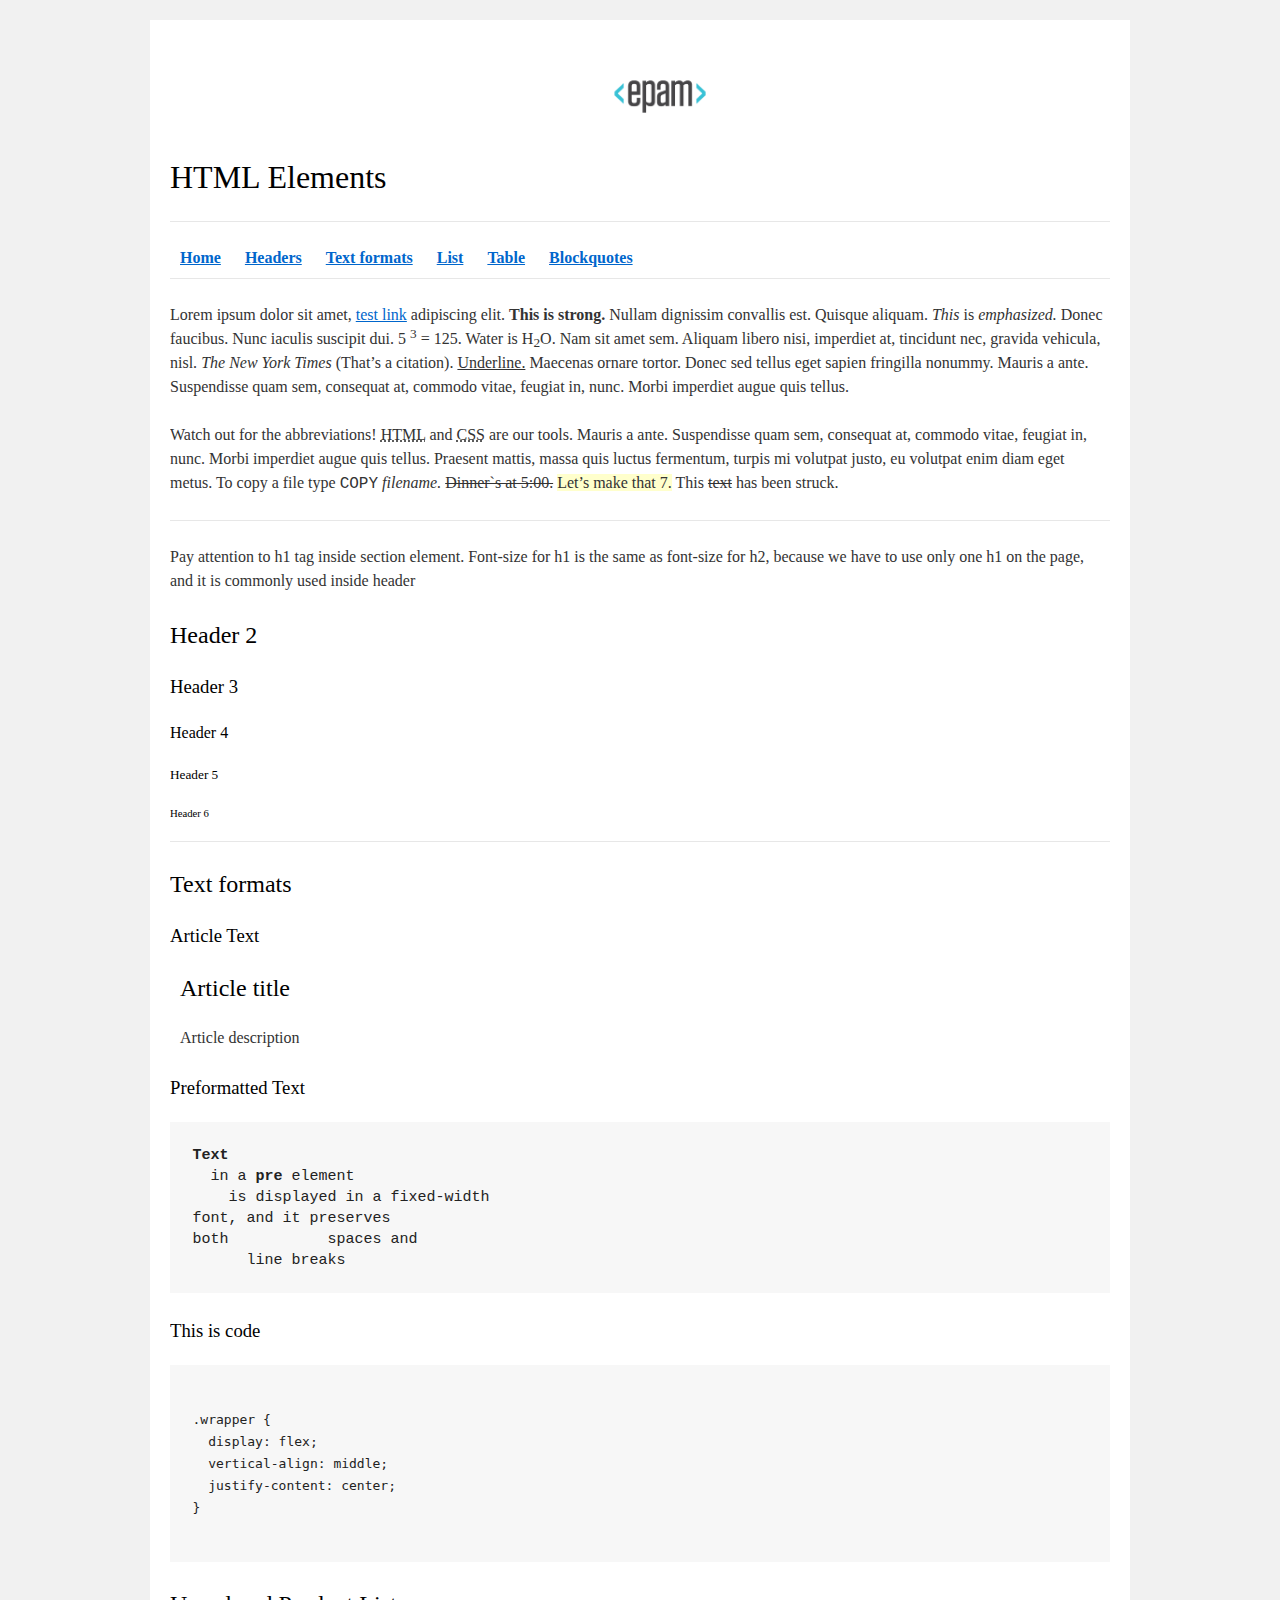
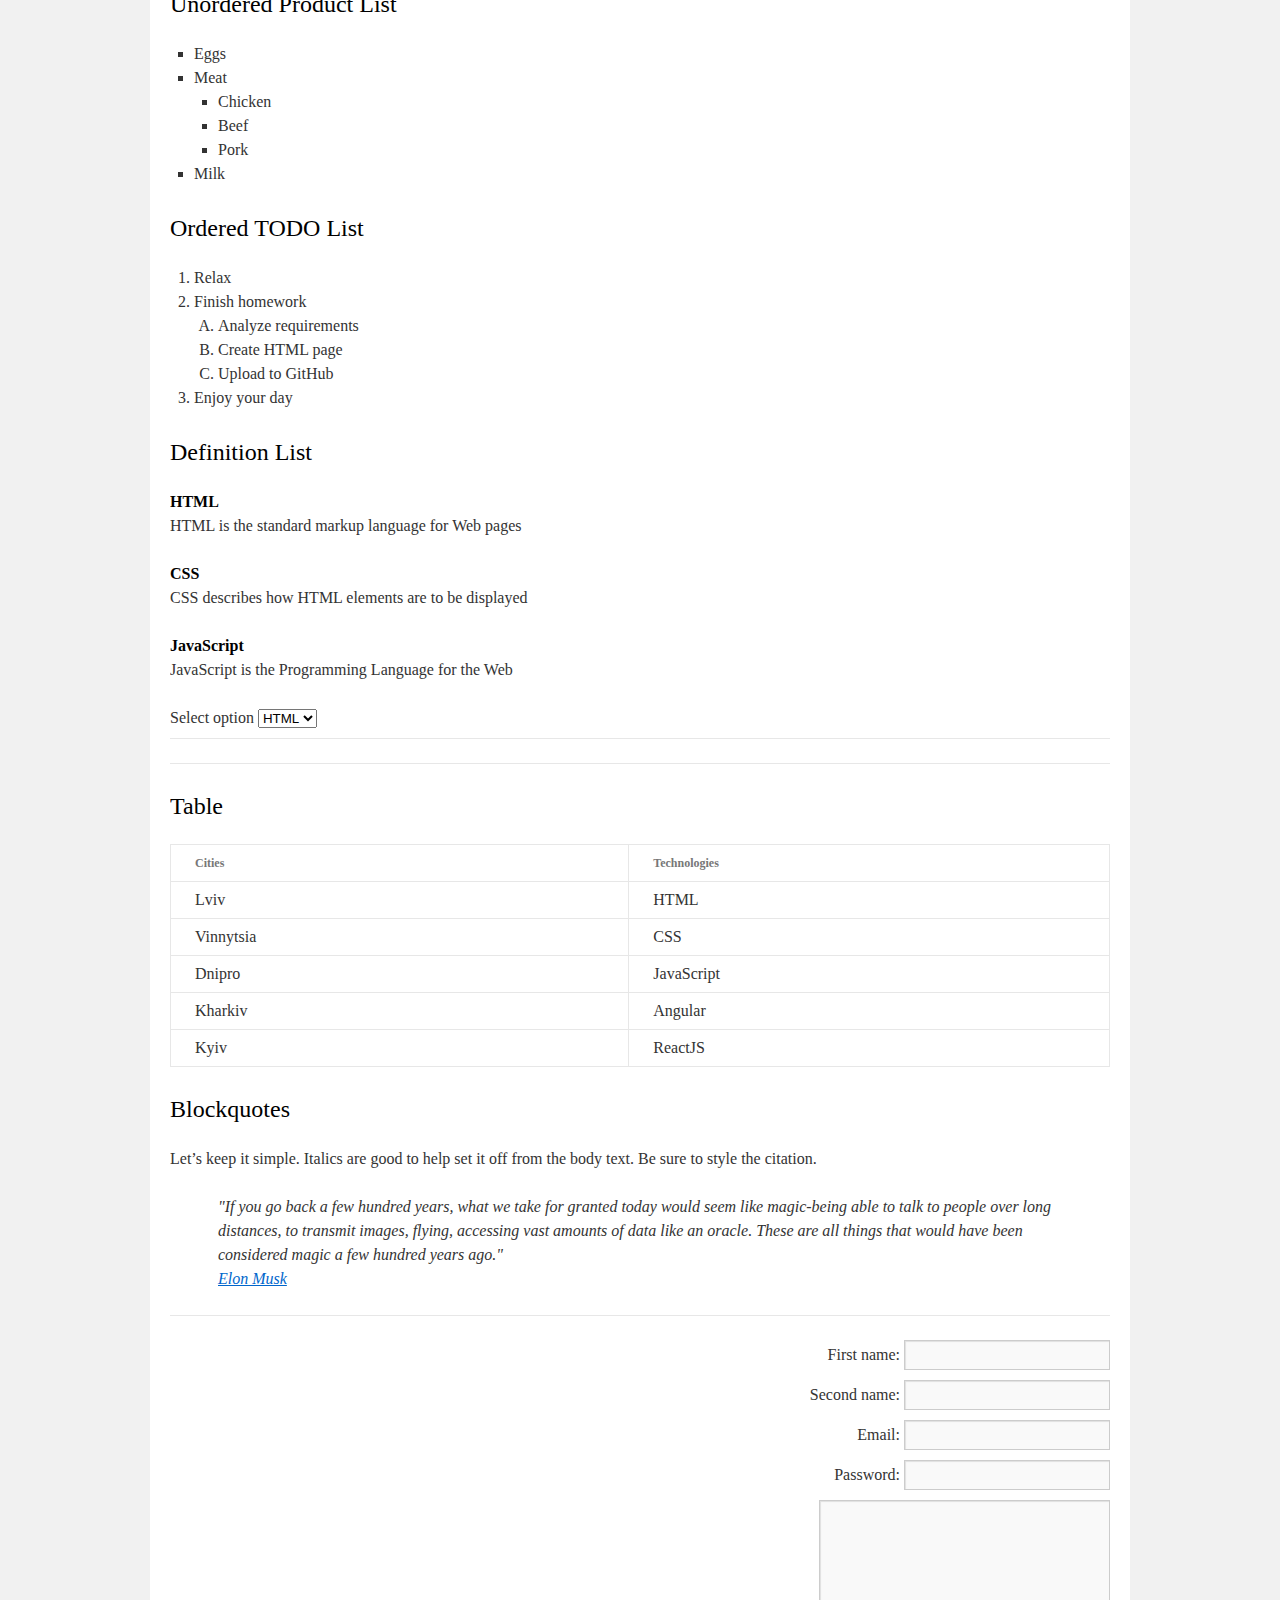
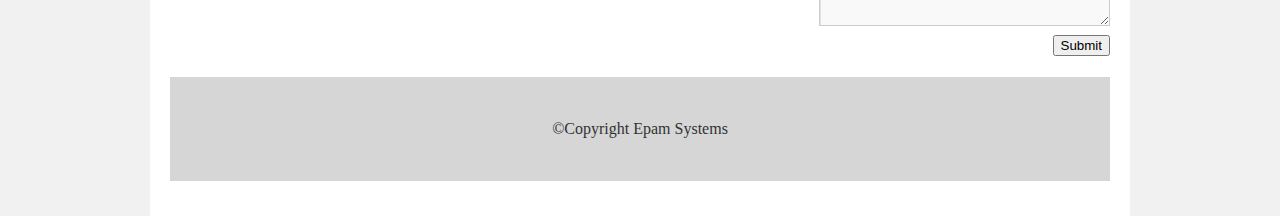
<file: FL11_HW1/homework/index.html>
<!DOCTYPE html>
<html lang="en">

<head>
  <meta charset="utf-8">
  <title>HTML Basics</title>
  <link rel="stylesheet" href="style.css">
</head>

<body>
  <div id="wrapper">
    <div id="main">
      <div id="container">
        <div id="content" role="main">
          <header>
          <img src = "logo.png" alt="logo">
          <h1 id ="home">HTML Elements</h1>
          <hr>
          <nav>
            <a href = "#home"><strong>Home</strong></a>
            <a href = "#headers"><strong>Headers</strong></a>
            <a href = "#text-formats"><strong>Text formats</strong></a>
            <a href = "#list"><strong>List</strong></a>
            <a href = "#table"><strong>Table</strong></a>
            <a href = "#blockquotes"><strong>Blockquotes</strong></a>
          </nav>
          <hr>
          </header>

        <main>
          <div>
            <p>Lorem ipsum dolor sit amet, 
              <a href = "#">test link</a> adipiscing elit. 
              <strong>This is strong.</strong> Nullam dignissim convallis est. Quisque aliquam. 
              <em>This</em> is <em>emphasized.</em> 
              Donec faucibus. Nunc iaculis suscipit dui. 
              5 <sup>3</sup> = 125. 
              Water is H<sub>2</sub>O. 
              Nam sit amet sem. Aliquam libero nisi, imperdiet at, tincidunt nec, gravida vehicula, nisl. 
              <em>The New York Times</em> (That&#8217;s a citation). 
              <u>Underline.</u> 
              Maecenas ornare tortor. Donec sed tellus eget sapien fringilla nonummy. Mauris a ante. Suspendisse quam sem, consequat at, commodo vitae, feugiat in, nunc. Morbi imperdiet augue quis tellus.
            </p>
          </div>

          <div>
            <p>Watch out for the abbreviations!
              <abbr title="Hyper Text Markup Language">HTML</abbr>
              and
              <abbr title="Cascading Style Sheets">CSS</abbr>
              are our tools. Mauris a ante. Suspendisse quam sem, consequat at, commodo vitae, feugiat in, nunc. Morbi imperdiet augue quis tellus. Praesent mattis, massa quis luctus fermentum, turpis mi volutpat justo, eu volutpat enim diam eget metus. To copy a file type
              <samp>COPY</samp>
              <em>filename.</em>
              <s>Dinner`s at 5:00.</s>
              <ins>Let&#8217;s make that 7.</ins>
              This <s>text</s> has been struck.
            </p>
            <hr>
          </div>

          <div>
            <p>Pay attention to h1 tag inside section element. Font-size for h1 is the same as font-size for h2,
            because we have to use only one h1 on the page, and it is commonly used inside header</p>
          </div>

          <div id="headers">
            <h2>Header 2</h2>
            <h3>Header 3</h3>
            <h4>Header 4</h4>
            <h5>Header 5</h5>
            <h6>Header 6</h6>
            <hr>
          </div>

            <div id = "text-formats">  
            <h2>Text formats</h2>
            <h3>Article Text</h3>
              <article>
                <header>
                  <h2>Article title</h2>
                </header>
                  <p>Article description</p>
              </article>
            </div>

<div>
<h3>Preformatted Text</h3>
<pre>
<b>Text</b>
  in a <b>pre</b> element
    is displayed in a fixed-width
font, and it preserves
both           spaces and
      line breaks
</pre>
</div>

<div>
<h3>This is code</h3> 
<pre> 
<code>.wrapper {
  display: flex;
  vertical-align: middle;
  justify-content: center;
}
</code>
</pre>
</div>
      <div id="list">
        <h2>Unordered Product List</h2>
        <ul>
          <li>Eggs</li>
          <li>Meat
          <ul>
            <li>Chicken</li>
            <li>Beef</li>
            <li>Pork</li>
          </ul>
          </li>
          <li>Milk</li>
          </ul>
        </div>

        <div>
        <h2>Ordered TODO List</h2>
        <ol>
          <li>Relax</li>
          <li>Finish homework
            <ol type="A">
              <li>Analyze requirements</li>
              <li>Create HTML page</li>
              <li>Upload to GitHub</li>
            </ol>
          </li>
          <li>Enjoy your day</li>
        </ol>
      </div>

      <div>
        <h2>Definition List</h2>
        <dl>
          <dt>HTML</dt>
            <dd>HTML is the standard markup language for Web pages</dd>
        </dl>
        <dl>
          <dt>CSS</dt>
            <dd>CSS describes how HTML elements are to be displayed</dd>
        </dl>
          <dl>
          <dt>JavaScript</dt>
            <dd>JavaScript is the Programming Language for the Web</dd>
        </dl>
      </div>

      <div>
        <span>Select option</span> <select name="Select option">
        <option value="html">HTML</option>
        <option value="css">CSS</option>
        <option value="js">JS</option>
        </select>
        <hr>
        <hr>
      </div>

      <div id="table">
        <h2>Table</h2>
        <table>
        <thead>
            <tr>
                <th>Cities</th>
                <th>Technologies</th>
            </tr>
        </thead>
        <tbody>
            <tr>
                <td>Lviv</td>
                <td>HTML</td>
            </tr>
            <tr>
                <td>Vinnytsia</td>
                <td>CSS</td>
            </tr>
             <tr>
                <td>Dnipro</td>
                <td>JavaScript</td>
            </tr>
            <tr>
                <td>Kharkiv</td>
                <td>Angular</td>
            </tr>
            <tr>
                <td>Kyiv</td>
                <td>ReactJS</td>
            </tr>
        </tbody>
        </table>
      </div>

      <div id="blockquotes">
        <h2>Blockquotes</h2>
        <p>Let&#8217;s keep it simple. Italics are good to help set it off from the body text. Be sure to style the citation.</p>
        <blockquote>"If you go back a few hundred years, what we take for granted today would seem like magic-being able
        to talk to people over long distances, to transmit images, flying, accessing vast amounts of data
        like an oracle. These are all things that would have been considered magic a few hundred years ago."
        <p><a href = "#guote">Elon Musk</a></p>
        </blockquote>
        <hr>
      </div>

      <div>
        <form>
          <fieldset>
            <label for="userName">First name:</label>
              <input type="text" id="userName" />
          </fieldset>
          <fieldset>
             <label for="secondName">Second name:</label>
                <input type="text" id="secondName">
          </fieldset>
          <fieldset>
              <label for="Email">Email:</label>
                <input type="text" id="Email">
          </fieldset>
          <fieldset>
              <label for="password">Password:</label>
                <input type="password" id="password">
          </fieldset>
          <textarea rows="5" cols="30"></textarea>
         <fieldset>
          <button>
           Submit
          </button>
          </fieldset>
        </form>
       </div> 

    </main>

      <footer>
        &copy;Copyright Epam Systems
      </footer>

        </div>
      </div>
    </div>
  </div>
</body>

</html>
</file>
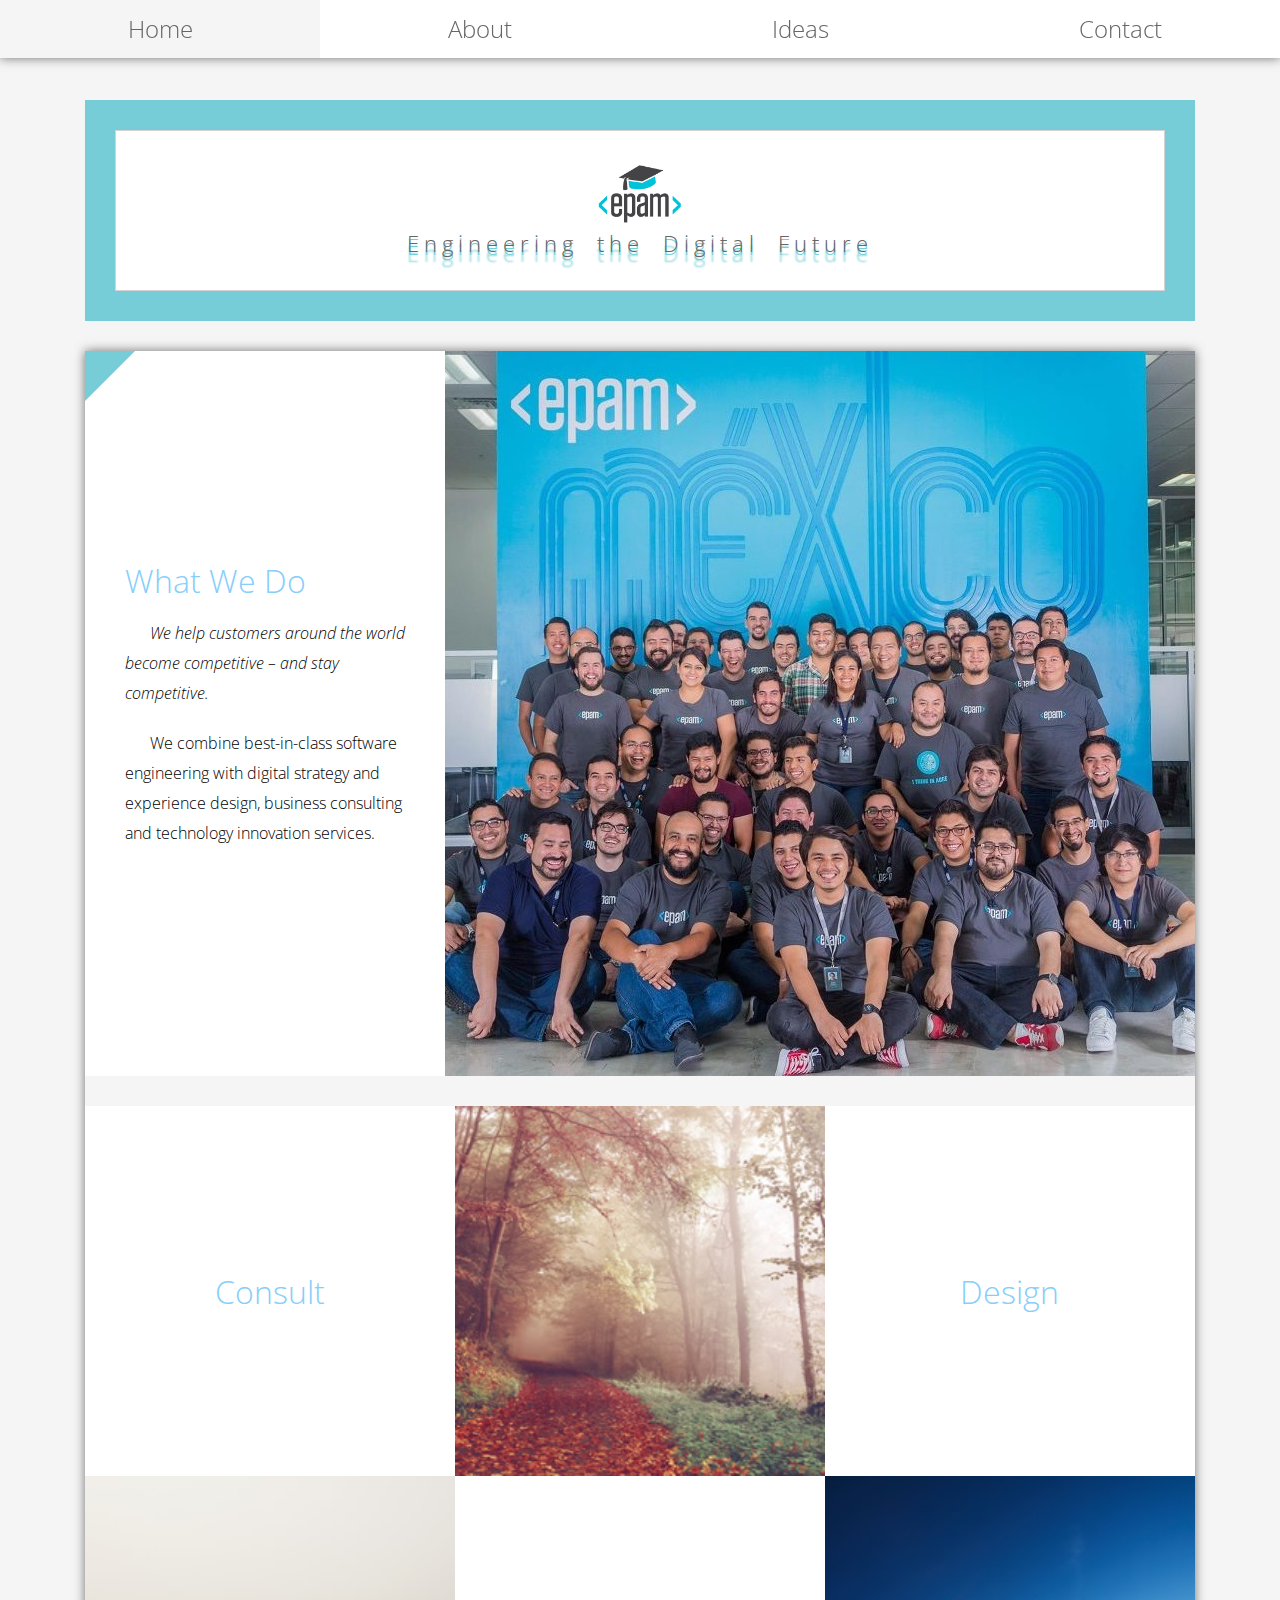
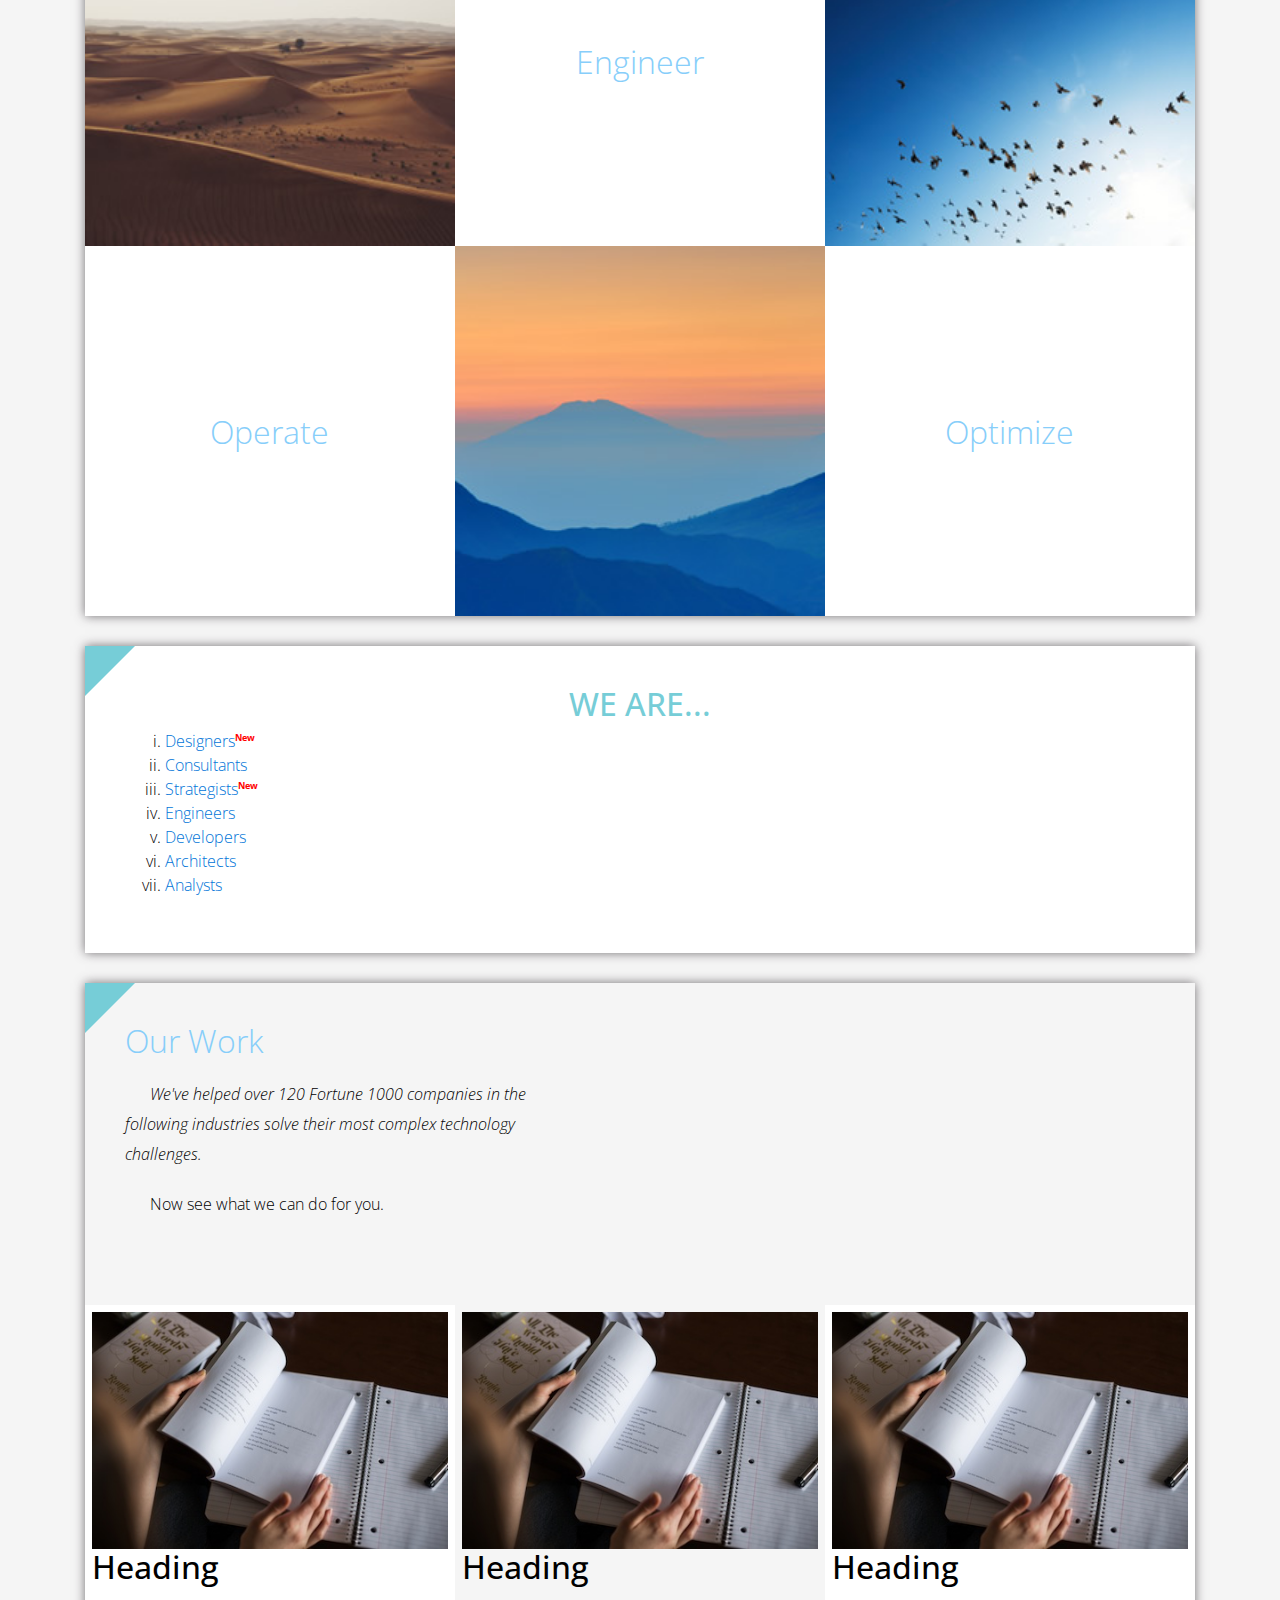
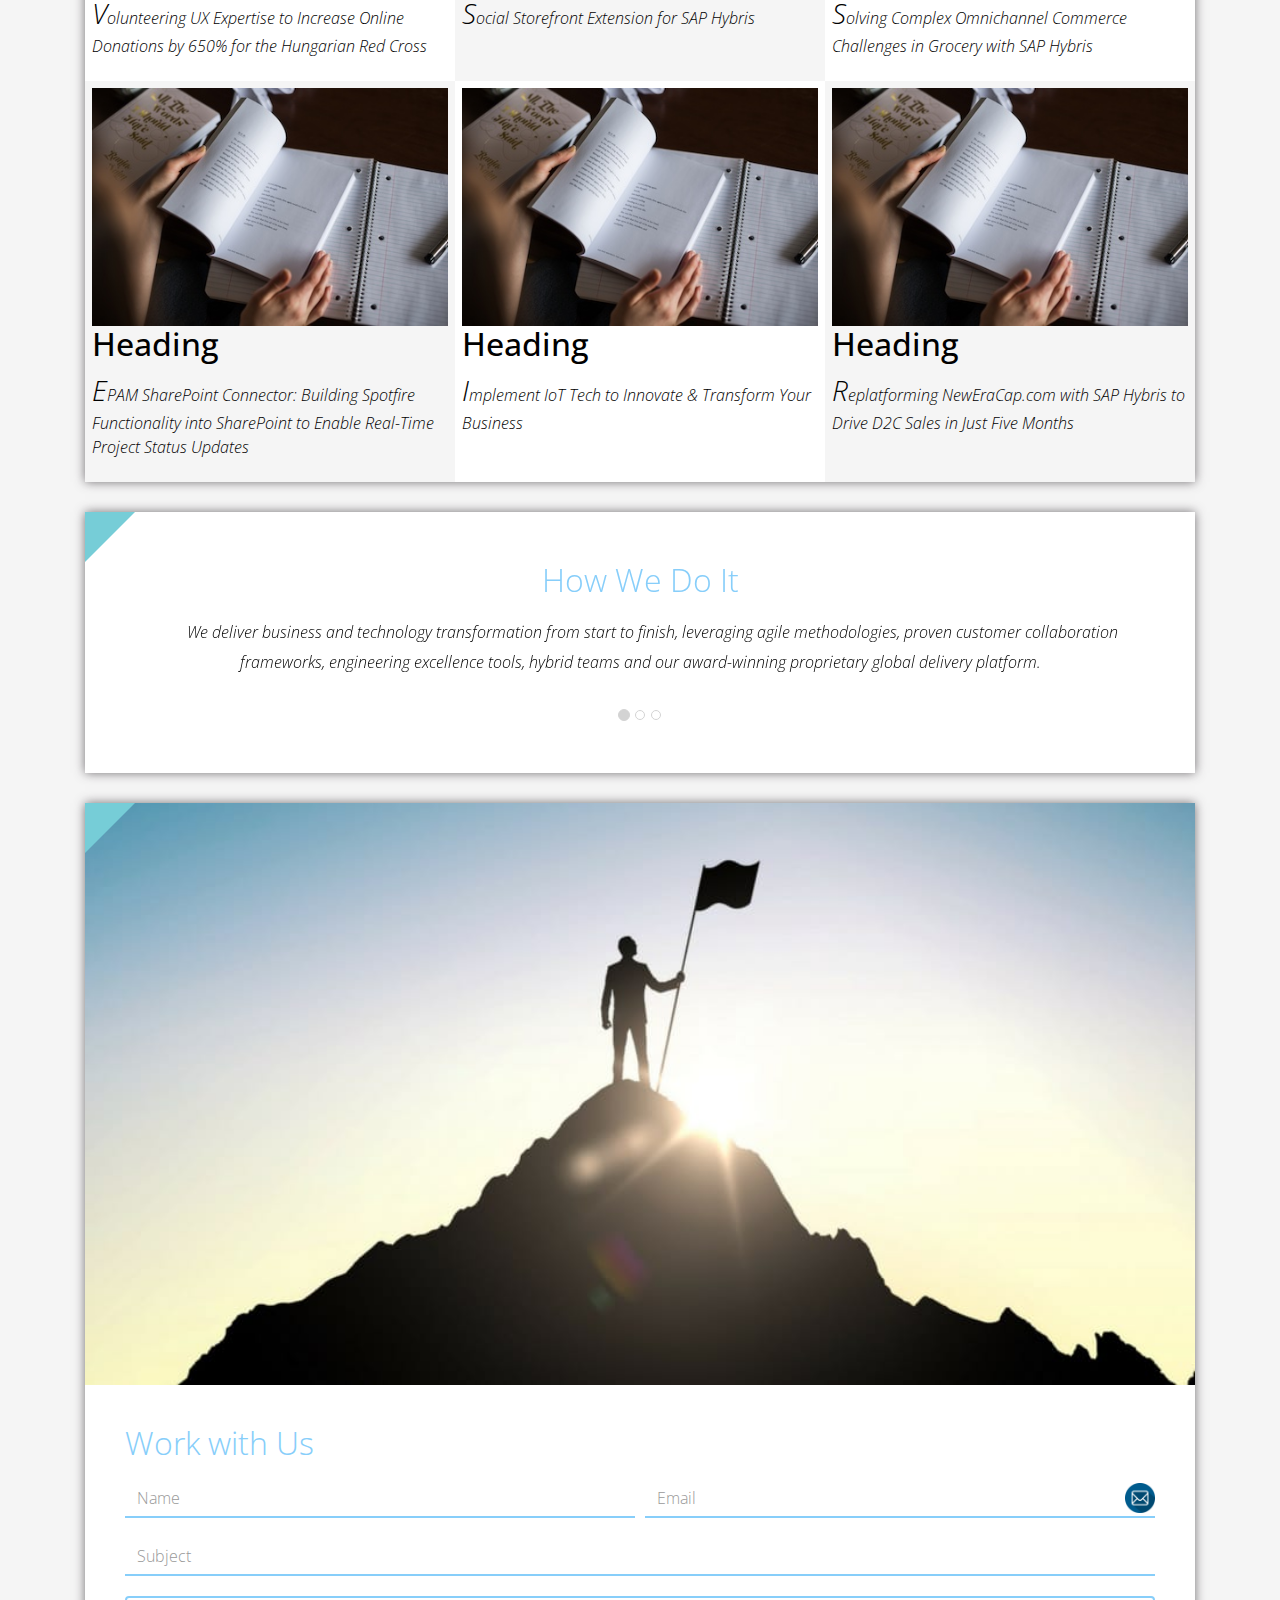
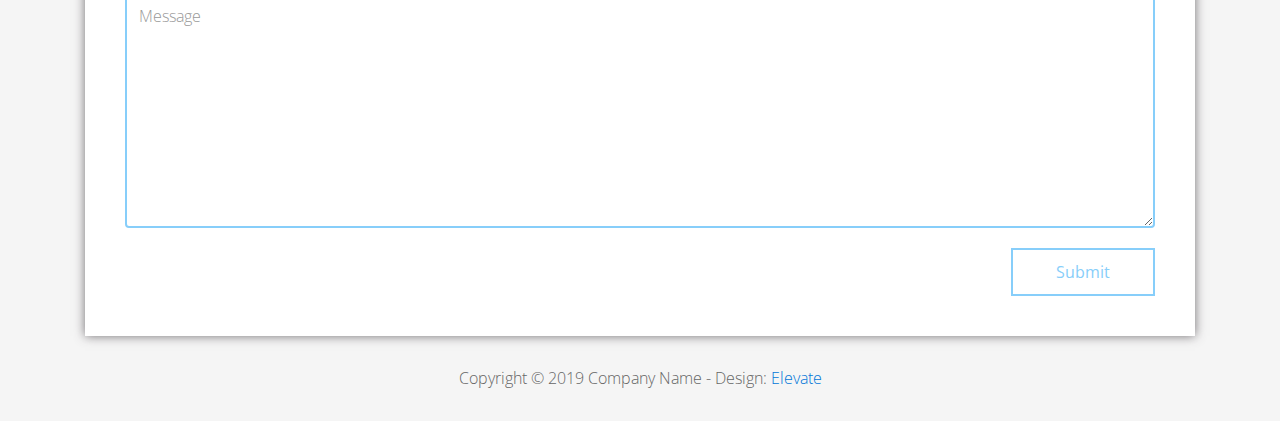
<file: FL11_HW2/homework/index.html>
<!DOCTYPE html>
<html lang="en">
<head>
  <meta charset="utf-8">
  <meta http-equiv="X-UA-Compatible" content="IE=edge">
  <meta name="viewport" content="width=device-width, initial-scale=1">

  <title>CSS Basics HW</title>



  <!-- load stylesheets -->
  <link rel="stylesheet" href="http://fonts.googleapis.com/css?family=Open+Sans:300,400">
  <!-- Google web font "Open Sans" -->
  <link rel="stylesheet" href="css/bootstrap.min.css">
  <!-- Bootstrap style -->
  <link rel="stylesheet" href="css/general.css">
  <link rel="stylesheet" href="css/style.css">
  <!-- Templatemo style -->
</head>

<body>
<div class="container">

  <div class="tm-sidebar">
    <nav class="tm-main-nav">
      <ul>
        <li class="tm-nav-item"><a href="#home" class="tm-nav-item-link">Home</a></li>
        <li class="tm-nav-item"><a href="#about" class="tm-nav-item-link">About</a></li>
        <li class="tm-nav-item"><a href="#ideas" class="tm-nav-item-link">Ideas</a></li>
        <li class="tm-nav-item"><a href="#contact" class="tm-nav-item-link">Contact</a></li>
      </ul>
    </nav>
  </div>

  <div class="tm-main-content">

    <div id="home" class="tm-content-box tm-content-header margin-b-10">
      <div class="tm-banner">
        <div class="tm-banner-inner">
          <img src="img/epam_logo.png" width="100" alt="">
          <p class="tm-banner-text">Engineering the Digital Future</p>
        </div>
      </div>
    </div>

    <section>
      <div class="tm-content-box flex-2-col">

        <div class="padding-medium flex-item tm-team-description-container flex-item">
          <h2 class="tm-section-title">What We Do</h2>
          <p class="tm-section-description">We help customers around the world become competitive – and stay competitive.</p>
          <p class="tm-section-description"> We combine best-in-class software engineering with digital strategy and experience design, business consulting and technology innovation services.</p>
        </div>
        <div class="flex-item tm-team-img">
          <img src="img/epam-mexico.jpg" alt="epam-mexico">
        </div>

      </div>

      <div id="about" class="tm-content-box">

        <ul class="boxes gallery-container">
          <li class="box box-bg">
            <h2 class="tm-section-title tm-section-title-box tm-box-bg-title">Consult</h2>
          </li>
          <li class="box">
            <a href="img/idea-large-01.jpg">
              <img src="img/idea-01.jpg" alt="Image" class="img-fluid thumbnail box-img">
            </a>
          </li>
          <li class="box box-bg">
            <h2 class="tm-section-title tm-section-title-box tm-box-bg-title">Design</h2>
          </li>
          <li class="box">
            <a href="img/idea-large-02.jpg">
              <img src="img/idea-02.jpg" alt="Image" class="img-fluid thumbnail box-img">
            </a>
          </li>
          <li class="box box-bg">
            <h2 class="tm-section-title tm-section-title-box tm-box-bg-title">Engineer</h2>
          </li>
          <li class="box">
            <a href="img/idea-large-03.jpg">
              <img src="img/idea-03.jpg" alt="Image" class="img-fluid thumbnail box-img">
            </a>
          </li>
          <li class="box box-bg">
            <h2 class="tm-section-title tm-section-title-box tm-box-bg-title">Operate</h2>
          </li>
          <li class="box">
            <a href="img/idea-large-04.jpg">
              <img src="img/idea-04.jpg" alt="Image" class="img-fluid thumbnail box-img">
            </a>
          </li>
          <li class="box box-bg">
            <h2 class="tm-section-title tm-section-title-box tm-box-bg-title">Optimize</h2>
          </li>
        </ul>

      </div>

    </section>

    <!-- slider -->
    <section class="heading tm-content-box">
      <div class="padding-medium">
        <h2> WE ARE...</h2>
        <ol>
          <li><a href="index.html" class="text">Designers</a></li>
          <li><a href="index.html">Consultants</a></li>
          <li><a href="#" class="text">Strategists</a></li>
          <li><a href="#">Engineers</a></li>
          <li><a href="#">Developers</a></li>
          <li><a href="#">Architects</a></li>
          <li><a href="#">Analysts</a></li>
        </ol>
      </div>
    </section>

    <section class="blocks">
      <div class="padding-medium flex-item tm-team-description-container">
        <h2 class="tm-section-title">Our Work</h2>
        <p class="tm-section-description">We've helped over 120 Fortune 1000 companies in the following industries solve their most complex technology challenges. </p>
        <p class="tm-section-description"> Now see what we can do for you.</p>
      </div>
      <div class="tm-content-box flex-2-col">
      </div>
      <div  class="tm-content-box">
        <ul class="boxes gallery-container">
          <li class="box box-work">
            <img src="img/study.jpeg" alt="Image" class="img-fluid">
            <div>
              <h2>Heading</h2>
              <p>Volunteering UX Expertise to Increase Online Donations by 650% for the Hungarian Red Cross</p>
            </div>
          </li>
          <li class="box box-work">
            <img src="img/study.jpeg" alt="Image" class="img-fluid">
            <div>
              <h2>Heading</h2>
              <p>Social Storefront Extension for SAP Hybris</p>
            </div>
          </li>
          <li class="box box-work">
            <img src="img/study.jpeg" alt="Image" class="img-fluid">
            <div>
              <h2>Heading</h2>
              <p>Solving Complex Omnichannel Commerce Challenges in Grocery with SAP Hybris</p>
            </div>
          </li>
          <li class="box box-work">
            <img src="img/study.jpeg" alt="Image" class="img-fluid">
            <div>
              <h2>Heading</h2>
              <p>EPAM SharePoint Connector: Building Spotfire Functionality into SharePoint to Enable Real-Time Project Status Updates</p>
            </div>
          </li>
          <li class="box box-work">
            <img src="img/study.jpeg" alt="Image" class="img-fluid">
            <div>
              <h2>Heading</h2>
              <p>Implement IoT Tech to Innovate &amp; Transform Your Business</p>
            </div>
          </li>
          <li class="box box-work">
            <img src="img/study.jpeg" alt="Image" class="img-fluid">
            <div>
              <h2>Heading</h2>
              <p>Replatforming NewEraCap.com with SAP Hybris to Drive D2C Sales in Just Five Months</p>
            </div>
          </li>
        </ul>

      </div>
    </section>

    <section id="ideas">
      <div id="tmCarousel" class="carousel slide tm-content-box" data-ride="carousel">

        <ol class="carousel-indicators">
          <li data-target="#tmCarousel" data-slide-to="0" class="active"></li>
          <li data-target="#tmCarousel" data-slide-to="1" class=""></li>
          <li data-target="#tmCarousel" data-slide-to="2" class=""></li>
        </ol>

        <div class="carousel-inner" role="listbox">

          <div class="carousel-item active">
            <div class="carousel-content">
              <div class="flex-item">
                <h2 class="tm-section-title">How We Do It</h2>
                <p class="tm-section-description carousel-description">We deliver business and technology transformation from start to finish, leveraging agile methodologies, proven customer collaboration frameworks, engineering excellence tools, hybrid teams and our award-winning proprietary global delivery platform.</p>
              </div>
            </div>
          </div>

          <div class="carousel-item">
            <div class="carousel-content">
              <div class="flex-item">
                <h2 class="tm-section-title">Our Clients</h2>
                <p class="tm-section-description carousel-description">Lorem ipsum dolor sit amet,
                  consectetur adipiscing elit. Quisque vel nisi pharetra nibh varius pharetra ac
                  sagittis nisi. Etiam pharetra vestibulum hendrerit. Pellentesque interdum metus
                  sed massa rutrum.</p>
              </div>
            </div>
          </div>

          <div class="carousel-item">
            <div class="carousel-content">
              <div class="flex-item">
                <h2 class="tm-section-title">Our Projects</h2>
                <p class="tm-section-description carousel-description">Donec ex libero, fringilla
                  vitae purus sit amet, rhoncus pharetra lorem. Pellentesque id sem id lacus
                  ultricies vehicula. Aliquam rutrum mi non. Pellentesque interdum metus sed massa
                  rutrum.</p>
              </div>
            </div>
          </div>

        </div>

      </div>
    </section>

    <section class="tm-content-box">
      <img src="img/contact-us.jpg" alt="Contact image" class="img-fluid img-contact-us">

      <div id="contact" class="padding-medium">
        <h2 class="tm-section-title">Work with Us</h2>
        <form action="#contact" method="get" class="contact-form">

          <div class="form-group col-xs-12 col-sm-12 col-md-6 col-lg-6 form-group-2-col-left">
            <input type="text" id="contact_name" name="contact_name" class="form-control"
                   placeholder="Name" required/>
          </div>
          <div class="form-group col-xs-12 col-sm-12 col-md-6 col-lg-6 form-group-2-col-right mandatory-field">
            <input type="email" id="contact_email" name="contact_email" class="form-control"
                   placeholder="Email" required/>
          </div>
          <div class="form-group">
            <input type="text" id="contact_subject" name="contact_subject" class="form-control"
                   placeholder="Subject" required/>
          </div>
          <div class="form-group">
            <textarea id="contact_message" name="contact_message" class="form-control" rows="9"
                      placeholder="Message" required></textarea>
          </div>

          <button type="submit" class="btn btn-primary submit-btn">Submit</button>

        </form>
      </div>
    </section>

    <footer class="tm-footer">
      <p class="text-xs-center">Copyright &copy; 2019 Company Name

        - Design: <a rel="nofollow" href="http://www.templatemo.com/tm-481-elevate"
                     target="_parent">Elevate</a></p>
    </footer>

  </div>

</div>

</body>
</html>
</file>
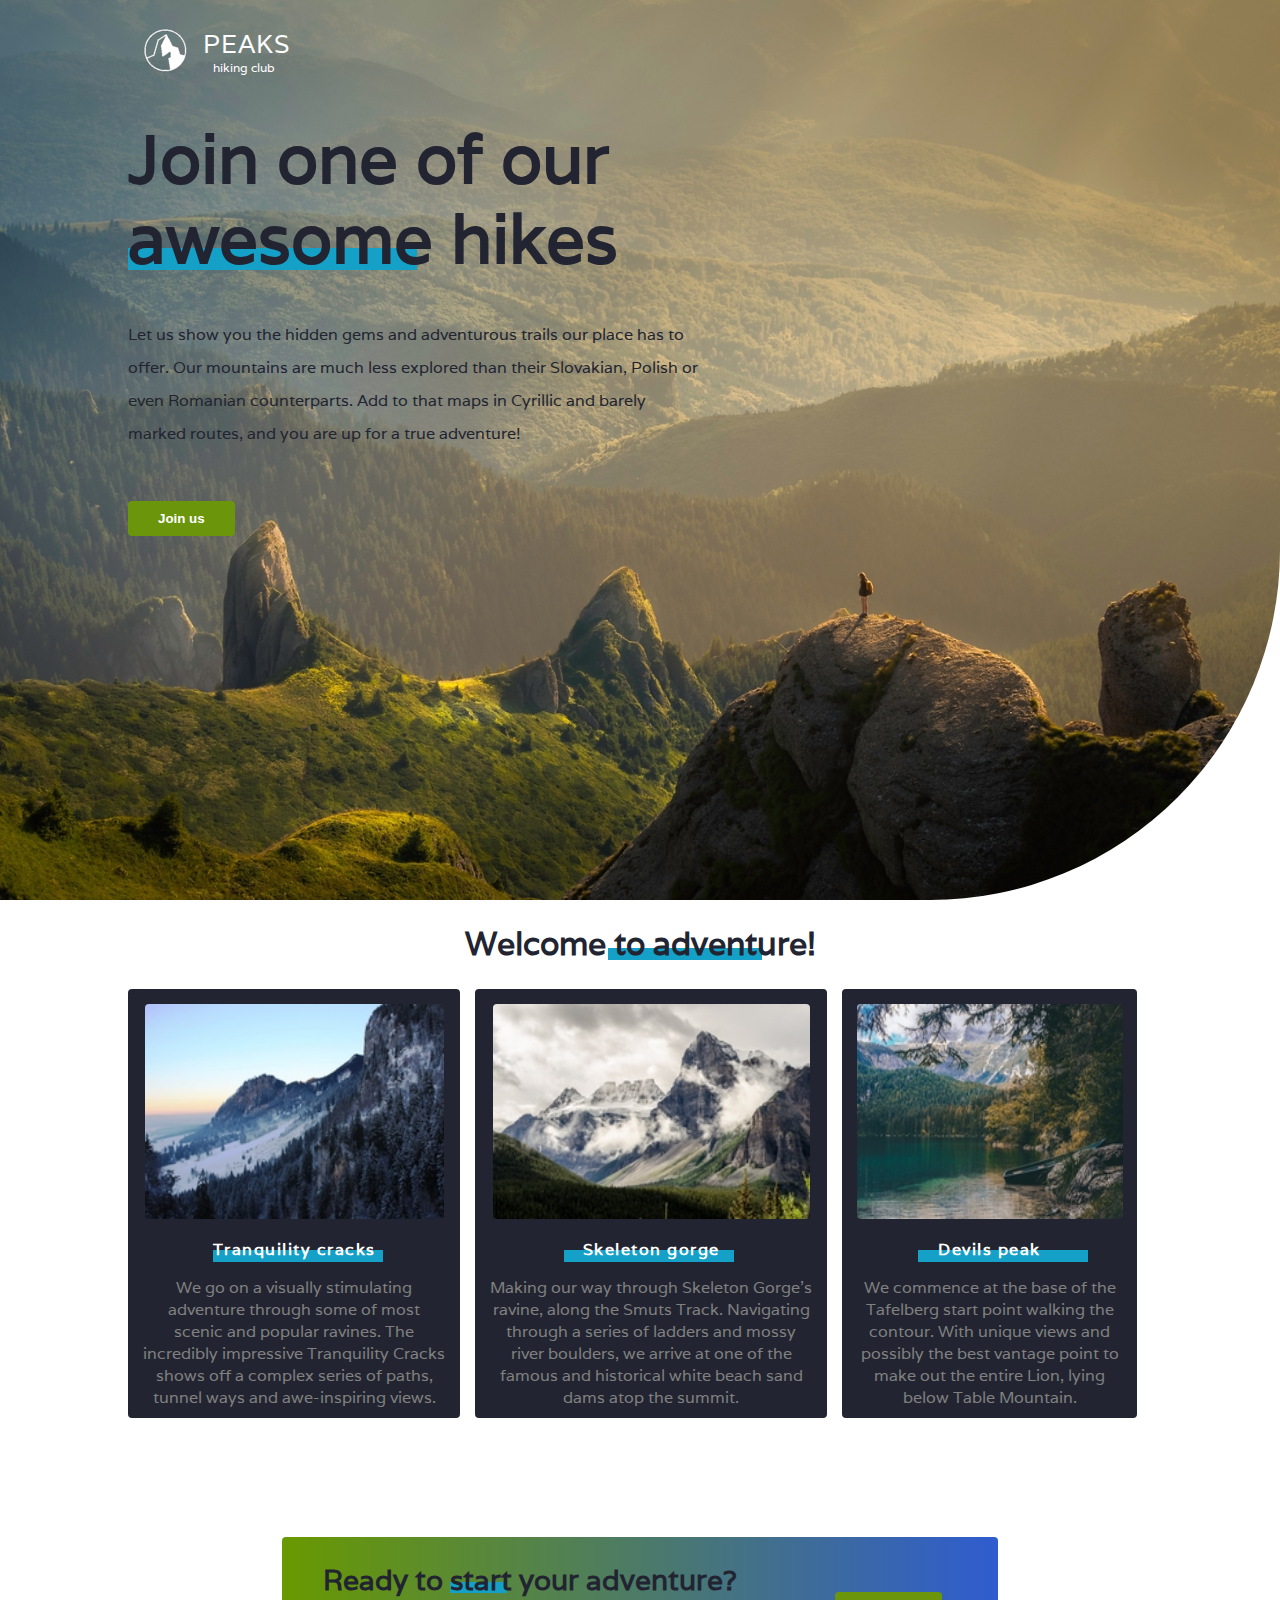
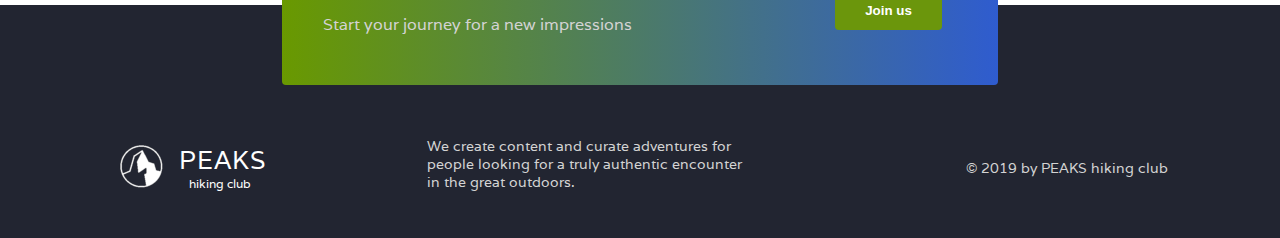
<file: FL11_HW3/homework/index.html>
<!DOCTYPE html>
<html lang="en">

  <head>
    <meta charset="UTF-8">
    <meta name="viewport" content="width=device-width, initial-scale=1.0">
    <meta http-equiv="X-UA-Compatible" content="ie=edge">
    <link href="https://fonts.googleapis.com/css?family=Hind:400,600%7CSource+Sans+Pro:400,600,700%7CFresca" rel="stylesheet"/>

    <!-- Styles should be switched here: -->

    <link rel="stylesheet" type="text/css" href="css/style1.css">
     <!--<link rel="stylesheet" type="text/css" href="css/style2.css">-->

    <title>PEAKS hiking club</title>
  </head>

  <body>
    <header class="header">
      <div class="header-wrap">
        <div class="landing-logo">
          <img src="img/m-logo.png" alt="logo" />
          <p>PEAKS<span>hiking club</span></p>
        </div>
        <p class="header_heading">
          Join one of our awesome hikes
        </p>
        <p class="header_text">
          Let us show you the hidden gems and adventurous trails our place has to offer.
          Our mountains are much less explored than their Slovakian,
          Polish or even Romanian counterparts. Add to that maps in Cyrillic and barely marked routes,
          and you are up for a true adventure!
        </p>
        <button class="header_button">Join us</button>
      </div>
    </header>
    <main class="section">
      <p class="section_text">
        Welcome to adventure!
      </p>
      <div class="section_card_wrap">
        <div class="section_card">
          <img class="section_card_img"
               src="img/m-1.jpg"
               alt="experts"/>
          <p class="section_card_heading">
            Tranquility cracks
            <span class="section_card_underline"></span>
          </p>
          <p class="section_card_text">
            We go on a visually stimulating adventure through some of most scenic and popular ravines.
            The incredibly impressive Tranquility Cracks shows off a complex series of paths, tunnel ways and awe-inspiring views.
          </p>
        </div>
        <div class="section_card">
          <img class="section_card_img"
               src="img/m-2.jpg"
               alt="content formats"/>
          <p class="section_card_heading">
            Skeleton gorge
            <span class="section_card_underline"></span>
          </p>
          <p class="section_card_text">
            Making our way through Skeleton Gorge's ravine, along the Smuts Track.
            Navigating through a series of ladders and mossy river boulders, we arrive at one of the famous and historical white beach sand dams atop the summit.
          </p>
        </div>
        <div class="section_card">
          <img class="section_card_img"
               src="img/m-3.jpg"
               alt="certificate"/>
          <p class="section_card_heading">
            Devils peak
            <span class="section_card_underline"></span>
          </p>
          <p class="section_card_text">
            We commence at the base of the Tafelberg start point walking the contour.
            With unique views and possibly the best vantage point to make out the entire Lion, lying below Table Mountain.
          </p>
        </div>
      </div>
      <div class="section_banner">
        <div class="section_banner_text_wrap">
          <p class="section_banner_heading">
            Ready to start your adventure?
          </p>
          <p class="section_banner_text">
            Start your journey for a new impressions
          </p>
        </div>
        <button class="section_banner_button">Join us</button>
      </div>
    </main>
    <footer class="footer">
      <div class="footer-wrap">
        <div class="footer_logo landing-logo">
          <img src="img/m-logo.png" alt="logo" />
          <p>PEAKS<span>hiking club</span></p>
        </div>
        <p class="footer_text">
          We create content  and curate adventures for  people looking for a truly authentic encounter in the great outdoors.
        </p>
        <span class="footer-cr">
          &copy; 2019 by PEAKS hiking club
        </span>
      </div>
    </footer>
  </body>

</html>
</file>
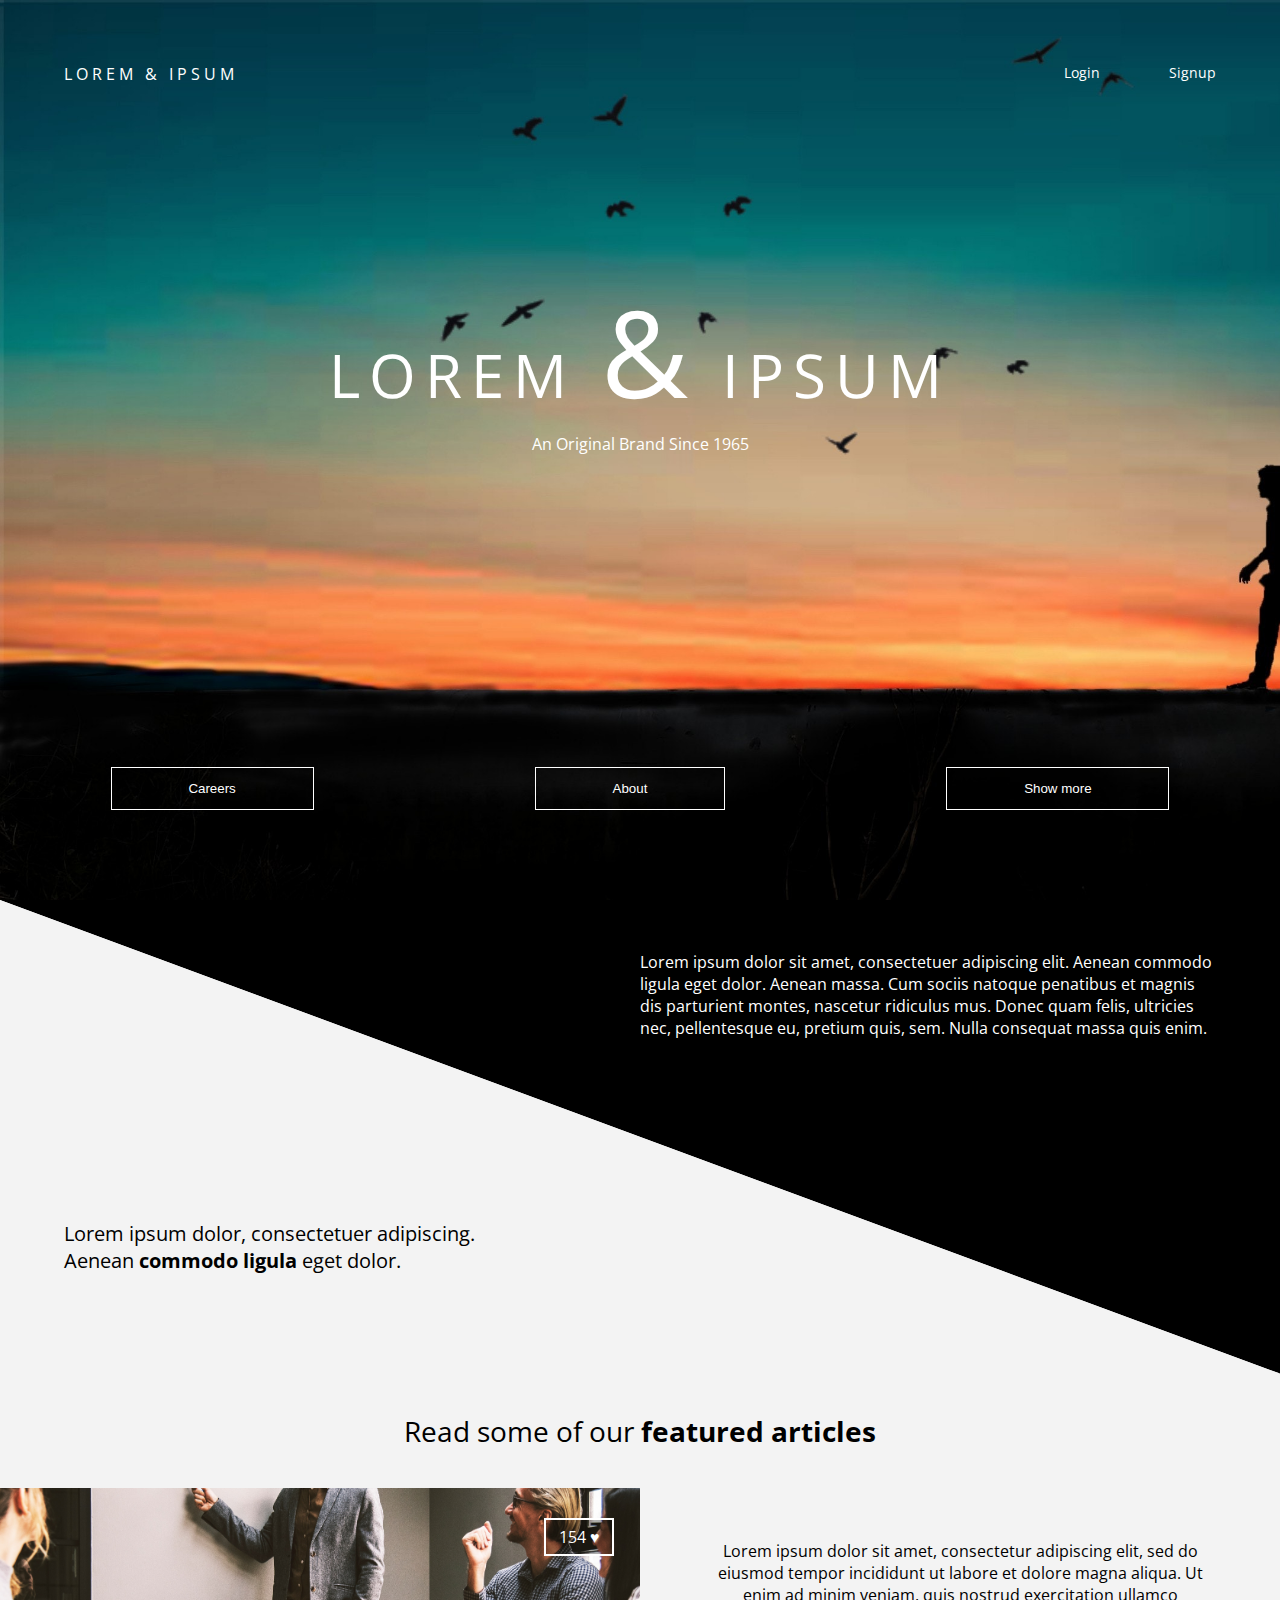
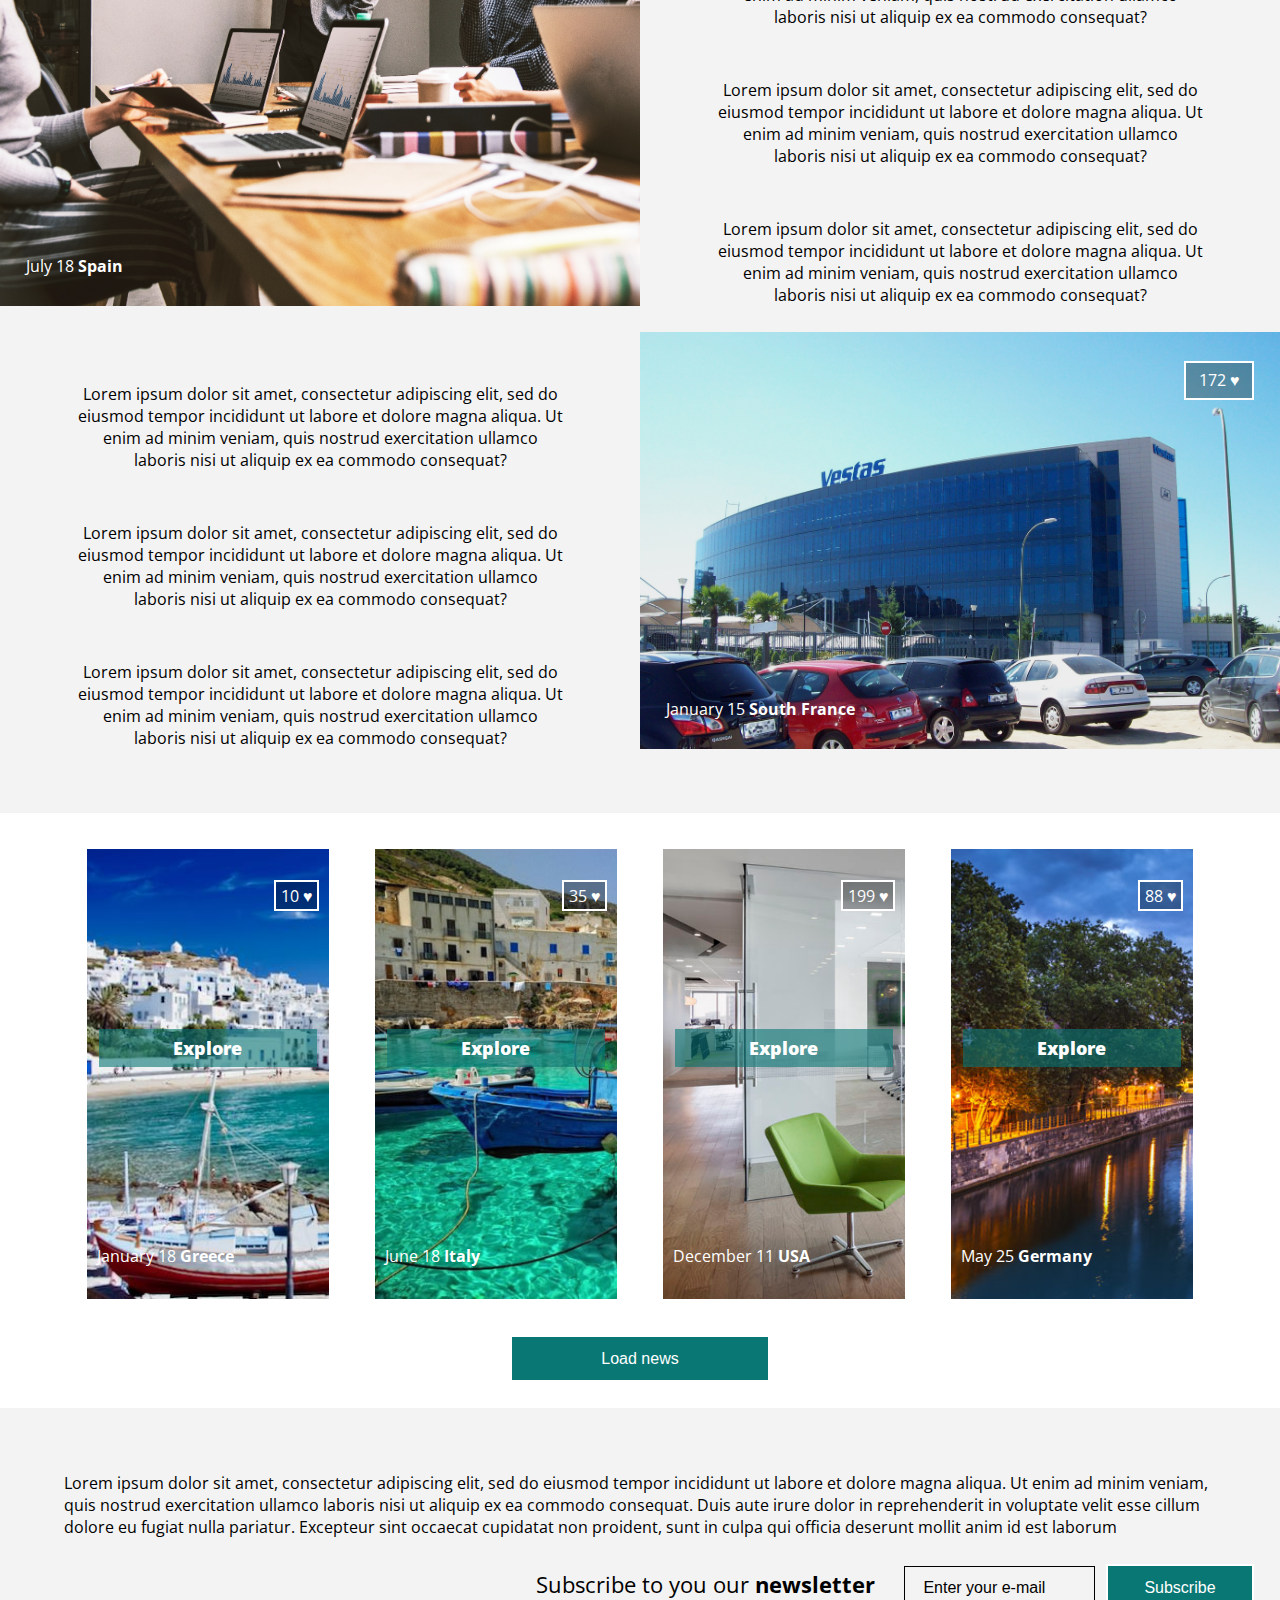
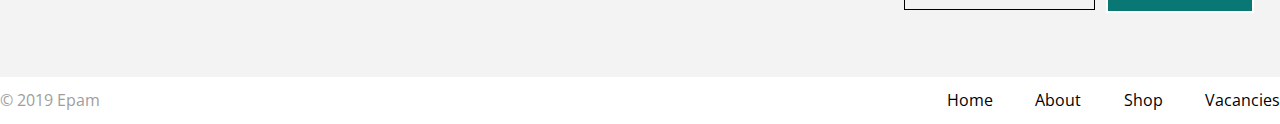
<file: FL11_HW4/homework/index.html>
<!DOCTYPE html>
<html lang="zxx">
<head>
    <meta charset="UTF-8">
    <title>Title</title>
    <meta name="viewport" content="width=device-width, initial-scale=1">
    <link rel="stylesheet" href="css/style.css" type="text/css">
</head>
<body>
<header>
    <div class="banner" id="home"></div>
    <div class ="top-section">
        <a href="#">Lorem &#38; ipsum</a>
        <div class = "sign">
            <a href="#">Login</a>
            <a href="#">Signup</a>
        </div>
    </div>

    <div class ="text-center">Lorem <span class="umper">&#38;</span> ipsum
        <div class=" under-text">An original Brand Since 1965</div>
    </div>

    <div class = "buttons">
        <button>Careers</button>
        <button>About</button>
        <button>Show more</button>
    </div>
    <div class = "triangle-black">
        <p>Lorem ipsum dolor sit amet, consectetuer adipiscing elit. Aenean commodo ligula eget dolor. Aenean massa. Cum sociis natoque penatibus et magnis dis parturient montes, nascetur ridiculus mus. Donec quam felis, ultricies nec, pellentesque eu, pretium quis, sem. Nulla consequat massa quis enim.</p>
    </div>
</header>
<main>
    <div class = "triangle-gray">
        <p>Lorem ipsum dolor, consectetuer adipiscing. Aenean <b>commodo ligula</b> eget dolor. </p>
    </div>
    <div class = "blocks" id="about">
        <div class="blocks-header">Read some of our <b>featured articles</b></div>
        <div class="blocks-contain-first">
            <div class = "image"><img src="img/sample-1.jpg" alt="block-image"/><div class="like">154 &#9829;</div><p>July 18 <b>Spain</b></p></div>
            <div class = "block-text">
                <p>Lorem ipsum dolor sit amet, consectetur adipiscing elit, sed do eiusmod tempor incididunt ut labore et dolore magna aliqua. Ut enim ad minim veniam, quis nostrud exercitation ullamco laboris nisi ut aliquip ex ea commodo consequat?</p>
                <p>Lorem ipsum dolor sit amet, consectetur adipiscing elit, sed do eiusmod tempor incididunt ut labore et dolore magna aliqua. Ut enim ad minim veniam, quis nostrud exercitation ullamco laboris nisi ut aliquip ex ea commodo consequat?</p>
                <p>Lorem ipsum dolor sit amet, consectetur adipiscing elit, sed do eiusmod tempor incididunt ut labore et dolore magna aliqua. Ut enim ad minim veniam, quis nostrud exercitation ullamco laboris nisi ut aliquip ex ea commodo consequat?</p>
            </div>
        </div>

        <div class="blocks-contain-second">
            <div class = "block-text">
                <p>Lorem ipsum dolor sit amet, consectetur adipiscing elit, sed do eiusmod tempor incididunt ut labore et dolore magna aliqua. Ut enim ad minim veniam, quis nostrud exercitation ullamco laboris nisi ut aliquip ex ea commodo consequat?</p>
                <p>Lorem ipsum dolor sit amet, consectetur adipiscing elit, sed do eiusmod tempor incididunt ut labore et dolore magna aliqua. Ut enim ad minim veniam, quis nostrud exercitation ullamco laboris nisi ut aliquip ex ea commodo consequat?</p>
                <p>Lorem ipsum dolor sit amet, consectetur adipiscing elit, sed do eiusmod tempor incididunt ut labore et dolore magna aliqua. Ut enim ad minim veniam, quis nostrud exercitation ullamco laboris nisi ut aliquip ex ea commodo consequat?</p>
            </div>
            <div class = "image"><img src="img/sample-2.jpg" alt="block-image"/><div class="like">172 &#9829;</div><p>January 15 <b>South France</b></p></div>

        </div>
    </div>

    <div class = "blocks-section" id="shop">
        <div class="blocks-contain">
            <div class = "image"><img src="img/news-list-1.jpg" alt="block-image"/><div class="like">10 &#9829;</div><div class="explore">Explore</div><p>January 18 <b>Greece</b></p></div>
        </div>
        <div class="blocks-contain">
            <div class = "image"><img src="img/news-list-2.jpg" alt="block-image"/><div class="like">35 &#9829;</div><div class="explore">Explore</div><p>June 18 <b>Italy</b></p></div>
        </div>

        <div class="blocks-contain">
            <div class = "image"><img src="img/news-list-3.jpg" alt="block-image"/><div class="like">199 &#9829;</div><div class="explore">Explore</div><p>December 11 <b>USA</b></p></div>
        </div>

        <div class="blocks-contain">
            <div class = "image"><img src="img/news-list-4.jpg" alt="block-image"/><div class="like">88 &#9829;</div><div class="explore">Explore</div><p>May 25 <b>Germany</b></p></div>
        </div>
    </div>
    <div class = "button">
        <button>
            Load news
        </button>
    </div>
    <div class = "article" id="vacancies">
        <p>Lorem ipsum dolor sit amet, consectetur adipiscing elit, sed do eiusmod tempor incididunt ut labore et dolore magna aliqua. Ut enim ad minim veniam, quis nostrud exercitation ullamco laboris nisi ut aliquip ex ea commodo consequat. Duis aute irure dolor in reprehenderit in voluptate velit esse cillum dolore eu fugiat nulla pariatur. Excepteur sint occaecat cupidatat non proident, sunt in culpa qui officia deserunt mollit anim id est laborum</p>
        <div>
            <span>Subscribe to you our <b>newsletter</b></span>
            <button class = "article-button-first">Enter your e-mail</button>
            <button class = "article-button-second">Subscribe</button>
        </div>
    </div>
</main>
<footer>
    <p>&#169; 2019 Epam</p>
    <nav>
        <a href="#home">Home</a>
        <a href="#about">About</a>
        <a href="#shop">Shop</a>
        <a href="#vacancies">Vacancies</a>
    </nav>
</footer>
</body>
</html>
</file>
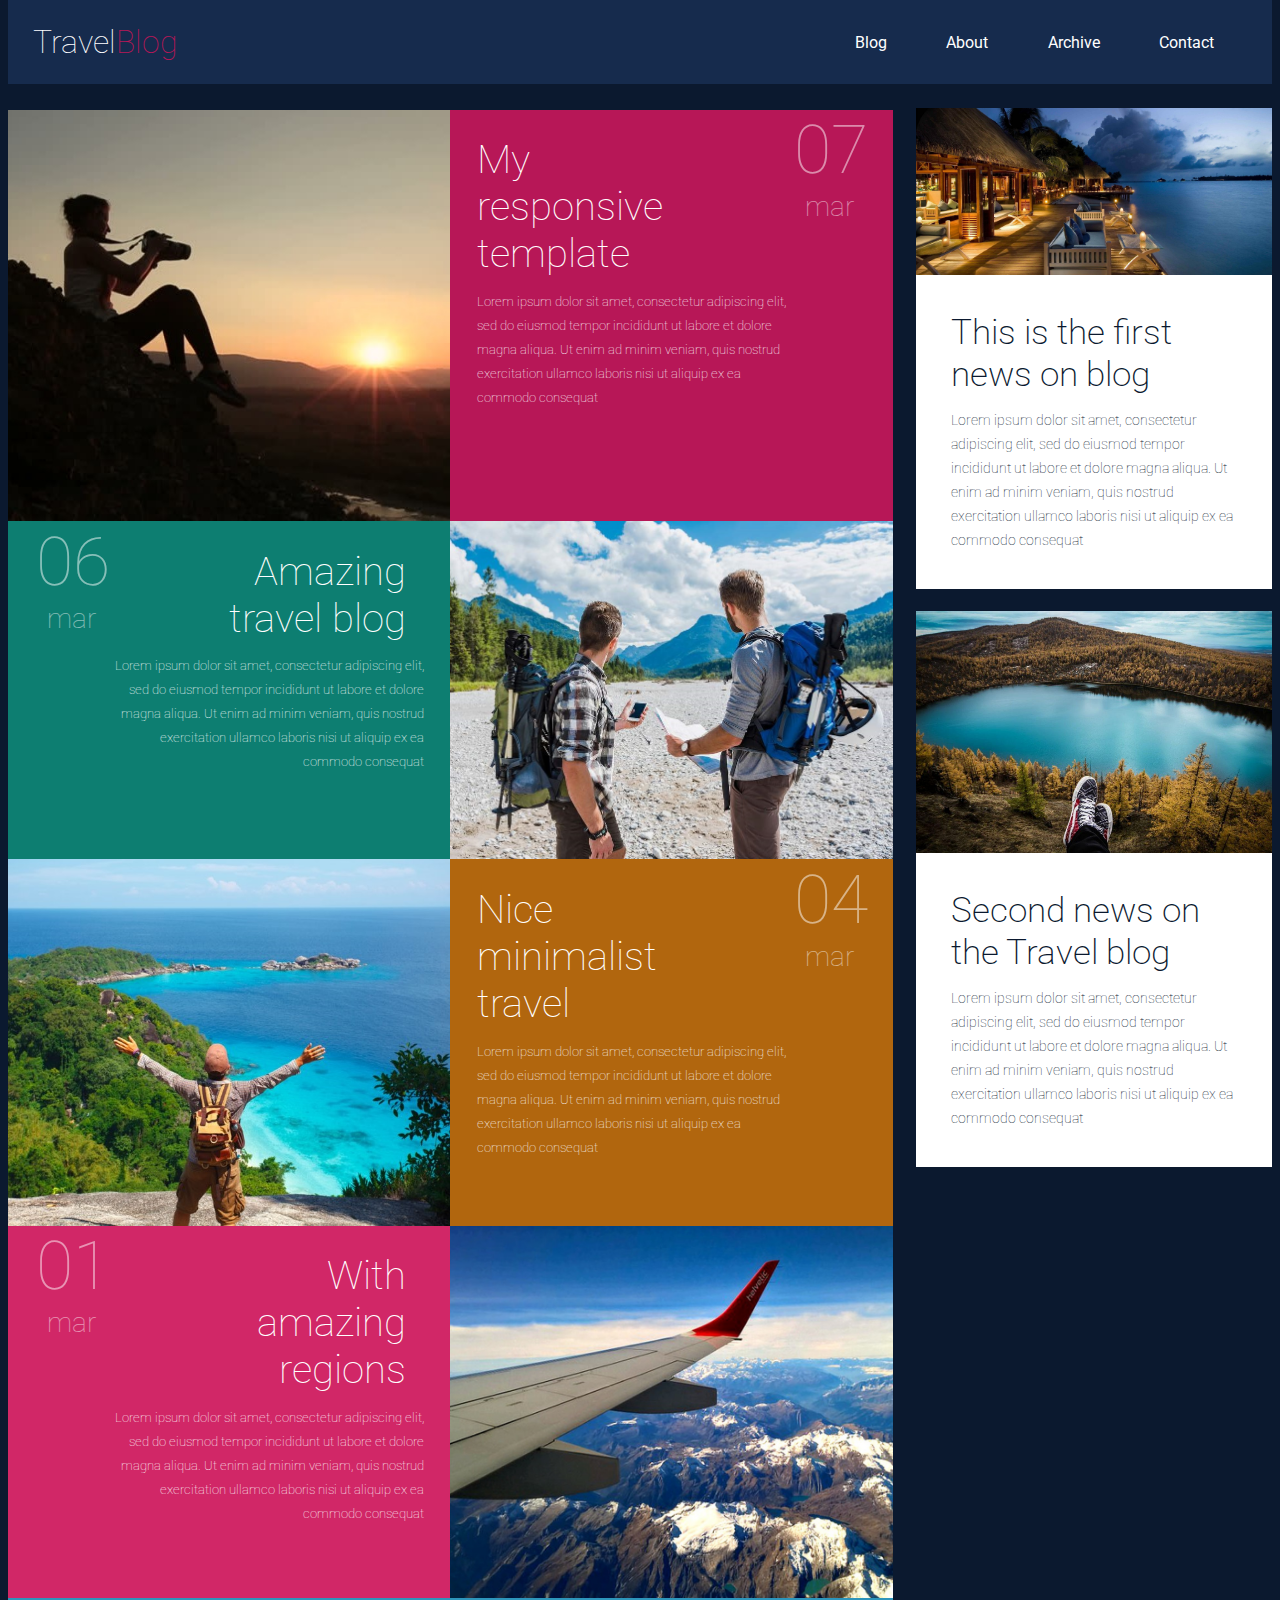
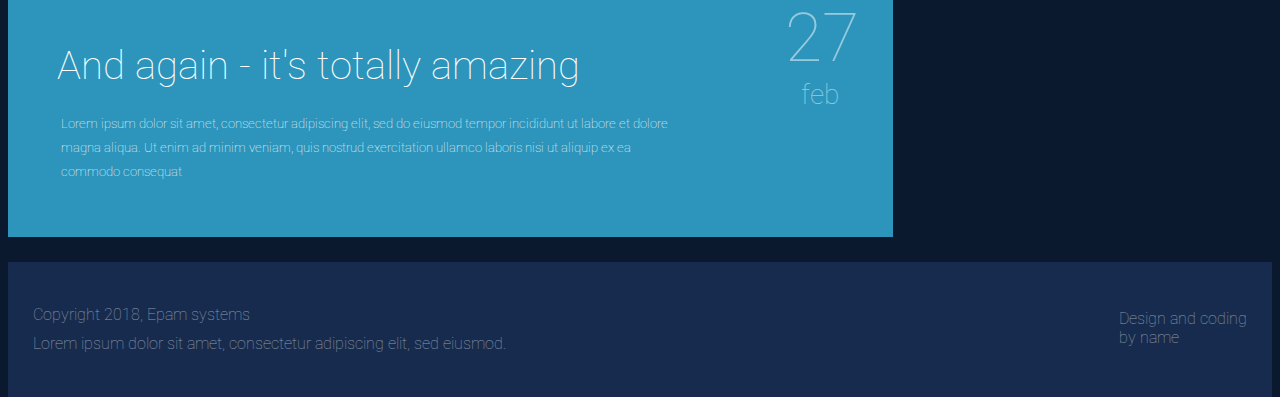
<file: FL11_HW5/homework/index.html>
<!DOCTYPE html>
<html lang="en">
<head>
  <meta charset="UTF-8">
  <meta name="viewport" content="width=device-width, initial-scale=1.0">
  <meta http-equiv="X-UA-Compatible" content="ie=edge">
  <link rel="stylesheet" href="css/styles.css">
  <link href='https://fonts.googleapis.com/css?family=Roboto:400,100,300,700&subset=latin,latin-ext' rel='stylesheet' type='text/css'>      
  <title>Responsive</title>
</head>
<body>
<header>
  <div class="title-header"><h1>Travel</h1><h1>Blog</h1></div>
  <nav>
    <div class="menu-icon">
      <div class="bar"></div>
      <div class="bar"></div>
      <div class="bar"></div>
    </div>
    <a href="#">Blog</a>
    <a href="#">About</a>
    <a href="#">Archive</a>
    <a href="#">Contact</a>
  </nav>
</header>
<main>
<div class="blocks-responsive">
  <div class="blocks">
    <div class = "image image-hover-1">
      <img src="img/post1.jpg" alt="image">
    </div>
    <div class ="post post-1">
      <div class="top">
      <div class = "data-right"><p>07</p><p>mar</p></div>
      <h1>My responsive template</h1>
      </div>
      <p class = "text">Lorem ipsum dolor sit amet, consectetur adipiscing elit, sed do eiusmod tempor incididunt ut labore et dolore magna aliqua. Ut enim ad minim veniam, quis nostrud exercitation ullamco laboris nisi ut aliquip ex ea commodo consequat</p>
    </div>
  </div>

  <div class="blocks block-2">
    <div class ="post-2 post post-right">
      <div class="top-left">
      <div class = "data-left"><p>06</p><p>mar</p></div>
      <h1>Amazing travel blog</h1>
      </div>
      <p class = "text">Lorem ipsum dolor sit amet, consectetur adipiscing elit, sed do eiusmod tempor incididunt ut labore et dolore magna aliqua. Ut enim ad minim veniam, quis nostrud exercitation ullamco laboris nisi ut aliquip ex ea commodo consequat</p>
    </div>
    <div class = "image image-hover-2">
      <img src="img/post2.jpg" alt="image">
    </div>
  </div>

  <div class="blocks">
    <div class = "image image-hover-3">
      <img src="img/post3.jpg" alt="image">
    </div>
    <div class ="post-3 post">
      <div class="top">
        <div class = "data-right"><p>04</p><p>mar</p></div>
        <h1>Nice minimalist travel</h1>
      </div>
      <p class = "text">Lorem ipsum dolor sit amet, consectetur adipiscing elit, sed do eiusmod tempor incididunt ut labore et dolore magna aliqua. Ut enim ad minim veniam, quis nostrud exercitation ullamco laboris nisi ut aliquip ex ea commodo consequat</p>
    </div>
  </div>

  <div class="blocks block-4">
    <div class ="post-4 post post-right">
      <div class="top-left">
      <div class = "data-left"><p>01</p><p>mar</p></div>
      <h1>With amazing regions</h1>
      </div>
      <p class = "text">Lorem ipsum dolor sit amet, consectetur adipiscing elit, sed do eiusmod tempor incididunt ut labore et dolore magna aliqua. Ut enim ad minim veniam, quis nostrud exercitation ullamco laboris nisi ut aliquip ex ea commodo consequat</p>
    </div>
    <div class = "image image-hover-4">
      <img src="img/post4.jpg" alt="image">
    </div>
  </div>

  <div class="blocks">
    <div class ="post-5 post">
      <div class="top">
      <div class = "data-right"><p>27</p><p>feb</p></div>
      <h1>And again - it&#39;s totally amazing</h1>
      </div>
      <p class = "text">Lorem ipsum dolor sit amet, consectetur adipiscing elit, sed do eiusmod tempor incididunt ut labore et dolore magna aliqua. Ut enim ad minim veniam, quis nostrud exercitation ullamco laboris nisi ut aliquip ex ea commodo consequat</p>
    </div>
  </div>
</div>
</main>
<aside>
  <div class="aside">
  <div class="block-aside">
    <img src="img/news1.jpg" alt="image">
    <div class="text-aside">
      <h2>This is the first news on blog</h2>
      <p>Lorem ipsum dolor sit amet, consectetur adipiscing elit, sed do eiusmod tempor incididunt ut labore et dolore magna aliqua. Ut enim ad minim veniam, quis nostrud exercitation ullamco laboris nisi ut aliquip ex ea commodo consequat</p>
    </div>
  </div>
  <div class="block-aside">
    <img src="img/news2.jpg" alt="image">
    <div class="text-aside">
      <h2>Second news on the Travel blog</h2>
      <p>Lorem ipsum dolor sit amet, consectetur adipiscing elit, sed do eiusmod tempor incididunt ut labore et dolore magna aliqua. Ut enim ad minim veniam, quis nostrud exercitation ullamco laboris nisi ut aliquip ex ea commodo consequat</p>
    </div>
  </div>
  </div>
</aside>

<footer>
  <div>
    <p>Copyright 2018, Epam systems</p>
    <p>Lorem ipsum dolor sit amet, consectetur adipiscing elit, sed eiusmod.</p>
  </div>
  <p class="footer-element">Design and coding<br>by name</p>
</footer>

</body>
</html>
</file>
<file: FL11_HW1/homework/style.css>
html,body,div,span,applet,object,iframe,h1,h2,h3,h4,h5,h6,p,blockquote,pre,a,abbr,acronym,address,big,cite,code,del,dfn,em,font,img,ins,kbd,q,s,samp,small,strike,strong,sub,sup,tt,var,b,u,i,center,dl,dt,dd,ol,ul,li,fieldset,form,label,legend,table,caption,tbody,tfoot,thead,tr,th,td{background:transparent;border:0;margin:0;padding:0;vertical-align:baseline}body{line-height:1}h1,h2,h3,h4,h5,h6{clear:both;font-weight:normal}ol,ul{list-style:none}blockquote{quotes:none}blockquote:before,blockquote:after{content:'';content:none}del{text-decoration:line-through}table{border-collapse:collapse;border-spacing:0}a img{border:0}#container{float:left;margin:0 -240px 0 0;width:100%}#primary,#secondary{float:right;overflow:hidden;width:220px}#secondary{clear:right}#footer{clear:both;width:100%}.one-column #content{margin:0 auto;width:640px}.single-attachment #content{margin:0 auto;width:900px}body,input,textarea,.page-title span,.pingback a.url{font-family:Georgia,"Bitstream Charter",serif}h3#comments-title,h3#reply-title,#access .menu,#access div.menu ul,#cancel-comment-reply-link,.form-allowed-tags,#site-info,#site-title,#wp-calendar,.comment-meta,.comment-body tr th,.comment-body thead th,.entry-content label,.entry-content tr th,.entry-content thead th,.entry-meta,.entry-title,.entry-utility,#respond label,.navigation,.page-title,.pingback p,.reply,.widget-title,.wp-caption-text{font-family:"Helvetica Neue",Arial,Helvetica,"Nimbus Sans L",sans-serif}input[type="submit"]{font-family:"Helvetica Neue",Arial,Helvetica,"Nimbus Sans L",sans-serif}pre{font-family:"Courier 10 Pitch",Courier,monospace}code{font-family:Monaco,Consolas,"Andale Mono","DejaVu Sans Mono",monospace}#access .menu-header,div.menu,#colophon,#branding,#main,#wrapper{margin:0 auto;width:940px}#wrapper{background:#fff;margin-top:20px;padding:0 20px}#footer-widget-area{overflow:hidden}#footer-widget-area .widget-area{float:left;margin-right:20px;width:220px}#footer-widget-area #fourth{margin-right:0}#site-info{float:left;font-size:14px;font-weight:bold;width:700px}#site-generator{float:right;width:220px}body{background:#f1f1f1}body,input,textarea{color:#666;font-size:12px;line-height:18px}hr{background-color:#e7e7e7;border:0;clear:both;height:1px;margin-bottom:18px}p{margin-bottom:18px}ul{list-style:square;margin:0 0 18px 1.5em}ol{list-style:decimal;margin:0 0 18px 1.5em}ol ol{list-style:upper-alpha}ol ol ol{list-style:lower-roman}ol ol ol ol{list-style:lower-alpha}ul ul,ol ol,ul ol,ol ul{margin-bottom:0}dl{margin:0 0 24px 0}dt{font-weight:bold}dd{margin-bottom:18px}strong{font-weight:bold}cite,em,i{font-style:italic}big{font-size:131.25%}ins{background:#ffc;text-decoration:none}blockquote{font-style:italic;padding:0 3em}blockquote cite,blockquote em,blockquote i{font-style:normal}pre{background:#f7f7f7;color:#222;line-height:18px;margin-bottom:18px;overflow:auto;padding:1.5em}abbr,acronym{cursor:help}sup,sub{height:0;line-height:1;position:relative;vertical-align:baseline}sup{bottom:1ex}sub{top:.5ex}small{font-size:smaller}input{margin-bottom:10px}input[type="text"],input[type="password"],input[type="email"],input[type="url"],input[type="number"],textarea{background:#f9f9f9;border:1px solid #ccc;box-shadow:inset 1px 1px 1px rgba(0,0,0,0.1);-moz-box-shadow:inset 1px 1px 1px rgba(0,0,0,0.1);-webkit-box-shadow:inset 1px 1px 1px rgba(0,0,0,0.1);padding:2px}a:link{color:#06c}a:visited{color:#743399}a:active,a:hover{color:#ff4b33}.screen-reader-text{clip:rect(1px,1px,1px,1px);overflow:hidden;position:absolute !important;height:1px;width:1px}#header{padding:30px 0 0 0}#site-title{float:left;font-size:30px;line-height:36px;margin:0 0 18px 0;width:700px}#site-title a{color:#000;font-weight:bold;text-decoration:none}#site-description{color:#000;clear:right;float:right;font-style:italic;margin:15px 0 18px 0;opacity:.65;width:220px}#branding img{border-top:4px solid #000;border-bottom:1px solid #000;display:block;float:left}#access{background:#000;display:block;float:left;margin:0 auto;width:940px}#access .menu-header,div.menu{font-size:13px;margin-left:12px;width:928px}#access .menu-header ul,div.menu ul{list-style:none;margin:0}#access .menu-header li,div.menu li{float:left;position:relative}#access a{color:#aaa;display:block;line-height:38px;padding:0 10px;text-decoration:none}#access ul ul{box-shadow:0 3px 3px rgba(0,0,0,0.2);-moz-box-shadow:0 3px 3px rgba(0,0,0,0.2);-webkit-box-shadow:0 3px 3px rgba(0,0,0,0.2);display:none;position:absolute;top:38px;left:0;float:left;width:180px;z-index:99999}#access ul ul li{min-width:180px}#access ul ul ul{left:100%;top:0}#access ul ul a{background:#333;line-height:1em;padding:10px;width:160px;height:auto}#access li:hover>a,#access ul ul:hover>a{background:#333;color:#fff}#access ul li:hover>ul{display:block}#access ul li.current_page_item>a,#access ul li.current_page_ancestor>a,#access ul li.current-menu-ancestor>a,#access ul li.current-menu-item>a,#access ul li.current-menu-parent>a{color:#fff}* html #access ul li.current_page_item a,* html #access ul li.current_page_ancestor a,* html #access ul li.current-menu-ancestor a,* html #access ul li.current-menu-item a,* html #access ul li.current-menu-parent a,* html #access ul li a:hover{color:#fff}#main{clear:both;overflow:hidden;padding:40px 0 0 0}#content{margin-bottom:36px}#content,#content input,#content textarea{color:#333;font-size:16px;line-height:24px}#content p,#content ul,#content ol,#content dd,#content pre,#content hr{margin-bottom:24px}#content ul ul,#content ol ol,#content ul ol,#content ol ul{margin-bottom:0}#content pre,#content kbd,#content tt,#content var{font-size:15px;line-height:21px}#content code{font-size:13px}#content dt,#content th{color:#000}#content h1,#content h2,#content h3,#content h4,#content h5,#content h6{color:#000;line-height:1.5em;margin:0 0 20px 0}#content table{border:1px solid #e7e7e7;margin:0 -1px 24px 0;text-align:left;width:100%}#content tr th,#content thead th{color:#777;font-size:12px;font-weight:bold;line-height:18px;padding:9px 24px;border-right:1px solid #e7e7e7}#content tr td{border-top:1px solid #e7e7e7;padding:6px 24px;border-right:1px solid #e7e7e7}#content tr.odd td{background:#f2f7fc}.hentry{margin:0 0 48px 0}.home .sticky{background:#f2f7fc;border-top:4px solid #000;margin-left:-20px;margin-right:-20px;padding:18px 20px}.single .hentry{margin:0 0 36px 0}.page-title{color:#000;font-size:14px;font-weight:bold;margin:0 0 36px 0}.page-title span{color:#333;font-size:16px;font-style:italic;font-weight:normal}.page-title a:link,.page-title a:visited{color:#777;text-decoration:none}.page-title a:active,.page-title a:hover{color:#ff4b33}#content .entry-title{color:#000;font-size:21px;font-weight:bold;line-height:1.3em;margin-bottom:0}.entry-title a:link,.entry-title a:visited{color:#000;text-decoration:none}.entry-title a:active,.entry-title a:hover{color:#ff4b33}.entry-meta{color:#777;font-size:12px}.entry-meta abbr,.entry-utility abbr{border:0}.entry-meta abbr:hover,.entry-utility abbr:hover{border-bottom:1px dotted #666}.single-author .by-author{position:absolute !important;clip:rect(1px 1px 1px 1px);clip:rect(1px,1px,1px,1px)}.entry-content,.entry-summary{clear:both;padding:12px 0 0 0}.entry-content .more-link{white-space:nowrap}#content .entry-summary p:last-child{margin-bottom:12px}.entry-content fieldset{border:1px solid #e7e7e7;margin:0 0 24px 0;padding:24px}.entry-content fieldset legend{background:#fff;color:#000;font-weight:bold;padding:0 24px}.entry-content input{margin:0 0 24px 0}.entry-content input.file,.entry-content input.button{margin-right:24px}.entry-content label{color:#777;font-size:12px}.entry-content select{margin:0 0 24px 0}.entry-content sup,.entry-content sub{font-size:10px}.entry-content blockquote.left{float:left;margin-left:0;margin-right:24px;text-align:right;width:33%}.entry-content blockquote.right{float:right;margin-left:24px;margin-right:0;text-align:left;width:33%}.page-link{clear:both;color:#000;font-weight:bold;line-height:48px;word-spacing:.5em}.page-link a:link,.page-link a:visited{background:#f1f1f1;color:#333;font-weight:normal;padding:.5em .75em;text-decoration:none}.home .sticky .page-link a{background:#d9e8f7}.page-link a:active,.page-link a:hover{color:#ff4b33}body.page .edit-link{clear:both;display:block}#entry-author-info{background:#f2f7fc;border-top:4px solid #000;clear:both;font-size:14px;line-height:20px;margin:24px 0;overflow:hidden;padding:18px 20px}#entry-author-info #author-avatar{background:#fff;border:1px solid #e7e7e7;float:left;height:60px;margin:0 -104px 0 0;padding:11px}#entry-author-info #author-description{float:left;margin:0 0 0 104px}#entry-author-info h2{color:#000;font-size:100%;font-weight:bold;margin-bottom:0}.entry-utility{clear:both;color:#777;font-size:12px;line-height:18px}.entry-meta a,.entry-utility a{color:#777}.entry-meta a:hover,.entry-utility a:hover{color:#ff4b33}#content .video-player{padding:0}.format-standard .wp-video,.format-standard .wp-audio-shortcode,.format-audio .wp-audio-shortcode,.format-standard .video-player{margin-bottom:24px}.home #content .format-aside p,.home #content .category-asides p{font-size:14px;line-height:20px;margin-bottom:10px;margin-top:0}.format-gallery .size-thumbnail img,.category-gallery .size-thumbnail img{border:10px solid #f1f1f1;margin-bottom:0}.format-gallery .gallery-thumb,.category-gallery .gallery-thumb{float:left;margin-right:20px;margin-top:-4px}.home #content .format-gallery .entry-utility,.home #content .category-gallery .entry-utility{padding-top:4px}.attachment .entry-content .entry-caption{font-size:140%;margin-top:24px}.attachment .entry-content .nav-previous a:before{content:'\2190\00a0'}.attachment .entry-content .nav-next a:after{content:'\00a0\2192'}#content img.size-auto,#content img.size-full,#content img.size-large,#content img.size-medium,#content .entry-attachment img,#content .widget-container img{max-width:100%;height:auto}#ie8 #content img.size-auto,#ie8 #content img.size-full,#ie8 #content img.size-large,#ie8 #content img.size-medium,#ie8 #content .entry-attachment img{width:auto}.alignleft,img.alignleft{display:inline;float:left;margin-right:24px;margin-top:4px}.alignright,img.alignright{display:inline;float:right;margin-left:24px;margin-top:4px}.aligncenter,img.aligncenter{clear:both;display:block;margin-left:auto;margin-right:auto}img.alignleft,img.alignright,img.aligncenter{margin-bottom:12px}.wp-caption{background:#f1f1f1;line-height:18px;margin-bottom:20px;max-width:100%;padding:4px;text-align:center}.wp-caption img{margin:5px 5px 0;max-width:622px}.wp-caption p.wp-caption-text{color:#777;font-size:12px;margin:5px}.wp-smiley{margin:0}.gallery{margin:0 auto 18px}.gallery .gallery-item{float:left;margin-top:0;text-align:center}.gallery-columns-1 .gallery-item{width:100%}.gallery-columns-2 .gallery-item{width:50%}.gallery-columns-3 .gallery-item{width:33%}.gallery-columns-4 .gallery-item{width:25%}.gallery-columns-5 .gallery-item{width:20%}.gallery-columns-6 .gallery-item{width:16%}.gallery-columns-7 .gallery-item{width:14%}.gallery-columns-8 .gallery-item{width:12%}.gallery-columns-9 .gallery-item{width:11%}.gallery-columns-1 img{max-width:620px}.gallery-columns-2 img{max-width:288px}.gallery-columns-3 img{max-width:177px}.gallery-columns-4 img{max-width:122px}.gallery-columns-5 img{max-width:88px}.gallery-columns-6 img{max-width:66px}.gallery-columns-7 img{max-width:50px}.gallery-columns-8 img{max-width:39px}.gallery-columns-9 img{max-width:29px}.gallery-item img{height:auto}.gallery-columns-2 .attachment-medium{max-width:92%;height:auto}.gallery-columns-4 .attachment-thumbnail{max-width:84%;height:auto}.gallery .gallery-caption{color:#777;font-size:12px;margin:0 0 12px}.gallery dl{margin:0}.gallery img{border:10px solid #f1f1f1}.gallery br+br{display:none}#content .entry-attachment img{display:block;margin:0 auto}.navigation{color:#777;font-size:12px;line-height:18px;overflow:hidden}.navigation a:link,.navigation a:visited{color:#777;text-decoration:none}.navigation a:active,.navigation a:hover{color:#ff4b33}.nav-previous{float:left;width:50%}.nav-next{float:right;text-align:right;width:50%}#nav-above{margin:0 0 18px 0}#nav-above{display:none}.paged #nav-above,.single #nav-above{display:block}#nav-below{margin:-18px 0 0 0}#comments{clear:both}#comments .navigation{padding:0 0 18px 0}h3#comments-title,h3#reply-title{color:#000;font-size:20px;font-weight:bold;margin-bottom:0}h3#comments-title{padding:24px 0}.commentlist{list-style:none;margin:0}.commentlist li.comment{border-bottom:1px solid #e7e7e7;line-height:24px;margin:0 0 24px 0;padding:0 0 0 56px;position:relative}.commentlist li:last-child{border-bottom:0;margin-bottom:0}#comments .comment-body ul,#comments .comment-body ol{margin-bottom:18px}#comments .comment-body p:last-child{margin-bottom:6px}#comments .comment-body blockquote p:last-child{margin-bottom:24px}.commentlist ol{list-style:decimal}.commentlist .avatar{position:absolute;top:4px;left:0}.comment-author cite{color:#000;font-style:normal;font-weight:bold}.comment-author .says{font-style:italic}.comment-meta{font-size:12px;margin:0 0 18px 0}.comment-meta a:link,.comment-meta a:visited{color:#777;text-decoration:none}.comment-meta a:active,.comment-meta a:hover{color:#ff4b33}.commentlist .bypostauthor>div{background:#f2f7fc;border-top:4px solid #000;margin-bottom:10px;padding:10px 0 0 20px}.reply{font-size:12px;padding:0 0 24px 0}.reply a,a.comment-edit-link{color:#777}.reply a:hover,a.comment-edit-link:hover{color:#ff4b33}.commentlist .children{list-style:none;margin:0}.commentlist .children li{border:0;margin:0}.nopassword,.nocomments{display:none}#comments .pingback{border-bottom:1px solid #e7e7e7;margin-bottom:18px;padding-bottom:18px}.commentlist li.comment+li.pingback{margin-top:-6px}#comments .pingback p{color:#777;display:block;font-size:12px;line-height:18px;margin:0}#comments .pingback .url{font-size:13px;font-style:italic}input[type="submit"]{color:#333}form{text-align:right}input{width:200px}#respond{border-top:1px solid #e7e7e7;margin:24px 0;overflow:hidden;position:relative}#respond p{margin:0}#respond .comment-notes{margin-bottom:1em}.form-allowed-tags{line-height:1em}.children #respond{margin:0 48px 0 0}h3#reply-title{margin:18px 0}#comments-list #respond{margin:0 0 18px 0}#comments-list ul #respond{margin:0}#cancel-comment-reply-link{font-size:12px;font-weight:normal;line-height:18px}#respond .required{color:#ff4b33;font-weight:bold}#respond label{color:#777;font-size:12px}#respond input{margin:0 0 9px;width:98%}#respond textarea{width:98%}#respond .form-allowed-tags{color:#777;font-size:12px;line-height:18px}#respond .form-allowed-tags code{font-size:11px}#respond .form-submit{margin:12px 0}#respond .form-submit input{font-size:14px;width:auto}.widget-area ul{list-style:none;margin-left:0}.widget-area ul ul{list-style:square;margin-left:1.3em}.widget-area select{max-width:100%}.widget_search #s{width:60%}.widget_search label{display:none}.widget-container{word-wrap:break-word;-webkit-hyphens:auto;-moz-hyphens:auto;hyphens:auto;margin:0 0 18px 0}.widget-container .wp-caption img{margin:auto}.widget-container.widget_image .wp-caption{width:auto}.widget-container.widget_image .wp-caption img{margin-left:-8px}.widget-title{color:#222;font-size:14px;font-weight:bold}.widget-area a:link,.widget-area a:visited{text-decoration:none}.widget-area a:active,.widget-area a:hover{text-decoration:underline}.widget-area .entry-meta{font-size:11px}#wp_tag_cloud div{line-height:1.6em}#wp-calendar{width:100%}#wp-calendar caption{color:#222;font-size:14px;font-weight:bold;padding-bottom:4px;text-align:left}#wp-calendar thead{font-size:11px}#wp-calendar tbody{color:#aaa}#wp-calendar tbody td{background:#f5f5f5;border:1px solid #fff;padding:3px 0 2px;text-align:center}#wp-calendar tbody .pad{background:0}#wp-calendar tfoot #next{text-align:right}.widget_rss a.rsswidget{color:#000}.widget_rss a.rsswidget:hover{color:#ff4b33}.widget_rss .widget-title img{width:11px;height:11px}#main .widget-area ul{margin-left:0;padding:0 20px 0 0}#main .widget-area ul ul{border:0;margin-left:1.3em;padding:0}#main .widget-container.music-player ul{margin:0}#footer{margin-bottom:20px}#colophon{border-top:4px solid #000;margin-top:-4px;overflow:hidden;padding:18px 0}#site-info{font-weight:bold}#site-info a{color:#000;text-decoration:none}#site-generator{font-style:italic;position:relative}#site-generator a{background:url(images/wordpress.png) center left no-repeat;color:#666;display:inline-block;line-height:16px;padding-left:20px;text-decoration:none}#site-generator a:hover{text-decoration:underline}img#wpstats{display:block;margin:0 auto 10px}pre{-webkit-text-size-adjust:140%}code{-webkit-text-size-adjust:160%}#access,.entry-meta,.entry-utility,.navigation,.widget-area{-webkit-text-size-adjust:120%}#site-description{-webkit-text-size-adjust:none}@media print{body{background:none !important}#wrapper{clear:both !important;display:block !important;float:none !important;position:relative !important}#header{border-bottom:2pt solid #000;padding-bottom:18pt}#colophon{border-top:2pt solid #000}#site-title,#site-description{float:none;line-height:1.4em;margin:0;padding:0}#site-title{font-size:13pt}.entry-content{font-size:14pt;line-height:1.6em}.entry-title{font-size:21pt}#access,#branding img,#respond,.comment-edit-link,.edit-link,.navigation,.page-link,.widget-area{display:none !important}#container,#header,#footer{margin:0;width:100%}#content,.one-column #content{margin:24pt 0 0;width:100%}.wp-caption p{font-size:11pt}#site-info,#site-generator{float:none;width:auto}#colophon{width:auto}img#wpstats{display:none}#site-generator a{margin:0;padding:0}#entry-author-info{border:1px solid #e7e7e7}#main{display:inline}.home .sticky{border:0}}img{width:140px;vertical-align:middle;display:block;margin:0 auto;margin-left:calc(50% - 50px);margin-bottom:20px}nav>a{padding:10px;color:#0279c1}nav>a b:hover{color:#00527a}nav>a:visited{color:#0279c1}article{padding-left:10px}footer{margin-top:20px;padding:40px 20px;text-align:center;background:#3333}
</file>
<file: FL11_HW2/homework/css/general.css>
/* 

please don't edit this styles

*/

h2.tm-section-title {
    color: lightskyblue;
}

a:focus {
    color: #666;
    outline: 0
}

ul {
    padding: 0;
    margin: 0
}

body {
    background-color: #f5f5f5;
    color: #000;
    font-family: 'Open Sans', Helvetica, Arial, sans-serif;
    font-size: 16px;
    font-weight: 300;
    padding-top: 30px;
    overflow-x: hidden
}

section:before {
    position: absolute;
    z-index: 1
}

.box,
.tm-content-box,
.tm-main-nav {
    background-color: #fff
}

.tm-sidebar {
    z-index: 10;
    position: fixed;
    left: 0;
    right: 0;
    top: 0;
    width: 100%;
}

.tm-sidebar ul{
    margin: 0px;
    display: flex;
}

.tm-main-nav {
    font-size: 1.5em;
    text-align: center
}

.tm-nav-item {
    list-style: none;
    width: 100%;
}

.tm-nav-item-link {
    border: 1px solid transparent;
    color: #666;
    display: block;
    padding: 10px;
    width: 100%;
    -webkit-transition: all .3s ease;
    transition: all .3s ease
}

.carousel-indicators li,
.tm-banner-inner {
    border: 1px solid lightgrey
}


.tm-nav-item-link.active,
.tm-nav-item-link:hover {
    color: #666;
    text-decoration: none;
}

.tm-nav-item-link:focus {
    text-decoration: none
}

.tm-banner-text,
.tm-banner-title,
.tm-section-title {
    color: #666;
    font-weight: 300;
    margin: 0
}

.tm-section-title {
    margin-bottom: 20px
}

.tm-section-title-box {
    margin-bottom: 0
}

.tm-banner-title {
    font-size: 3.3em;
    letter-spacing: 2px;
    text-transform: uppercase
}

.tm-main-content {
    padding-top: 70px;
}

.tm-content-box {
    overflow: hidden;
    margin-bottom: 30px
}

.padding-medium {
    padding: 40px
}

.tm-banner {
    padding: 30px
}

.tm-banner-inner {
    padding: 30px 0;
    height: 100%;
    text-align: center;
    display: flex;
    -webkit-box-orient: vertical;
    -webkit-box-direction: normal;
    -webkit-flex-direction: column;
    -ms-flex-direction: column;
    flex-direction: column;
    -webkit-box-align: center;
    -webkit-align-items: center;
    -ms-flex-align: center;
    align-items: center;
    -webkit-box-pack: center;
    -webkit-justify-content: center;
    -ms-flex-pack: center;
    justify-content: center
}

.tm-banner-inner img{
    width: 120px;
}

.tm-banner-text {
    font-size: 1.4em
}

.boxes,
.tm-box-bg-title {
    display: -webkit-box;
    display: -webkit-flex;
    display: -ms-flexbox
}

/*.flex-item {*/
    /*-webkit-box-flex: 0 1 auto;*/
    /*-webkit-flex: 0 1 auto;*/
    /*-ms-flex: 0 1 auto;*/
    /*flex: 0 1 auto*/
/*}*/

.section-description {
    line-height: 1.8;
    margin-bottom: 25px
}

.section-description:last-child {
    margin-bottom: 0
}

.tm-team-description-container {
    max-width: 500px
}

.tm-team-info {
    display: flex
}

.box {
    list-style: none;
    width: 33.3333%;
    height: auto;
}

.box-bg {
    position: relative
}

.box-img {
    width: 100%;
}

.tm-box-bg-title {
    position: absolute;
    top: 0;
    right: 0;
    bottom: 0;
    left: 0;
    display: flex;
    -webkit-box-align: center;
    -webkit-align-items: center;
    -ms-flex-align: center;
    align-items: center;
    -webkit-box-pack: center;
    -webkit-justify-content: center;
    -ms-flex-pack: center;
    justify-content: center
}

.boxes {
    display: flex;
    -webkit-flex-wrap: wrap;
    -ms-flex-wrap: wrap;
    flex-wrap: wrap
}

.gallery-container a {
    cursor: -webkit-zoom-in;
    cursor: zoom-in
}

.carousel {
    position: relative;
    height: auto;
    padding: 50px 50px 80px;
    text-align: center
}

.carousel-indicators {
    bottom: 30px
}

.carousel-content {
    color: #000;
    display: -webkit-box;
    display: -webkit-flex;
    display: -ms-flexbox;
    display: flex;
    -webkit-box-align: center;
    -webkit-align-items: center;
    -ms-flex-align: center;
    align-items: center
}

.carousel-indicators .active {
    background-color: lightgrey
}

.contact-form {
    overflow: hidden
}

.form-control {
    border-radius: 0;
    font-size: 1em
}

.form-control:focus {
    border-color: lightgrey;
    box-shadow: inset 0 1px 1px rgba(0, 0, 0, .075), 0 0 8px rgba(153, 153, 153, .45)
}

.form-group {
    margin-bottom: 20px
}

.form-group-2-col-left {
    padding-left: 0;
    padding-right: 5px
}

.form-group-2-col-right {
    padding-right: 0;
    padding-left: 5px
}

.mandatory-field:after {
    position: absolute;
    top: 0;
    right: 7px
}

.carousel-inner>.carousel-item>a>img, .carousel-inner>.carousel-item>img, .img-contact-us {
    width: 100%;
}

.tm-footer {
    color: #666;
    padding-bottom: 15px
}
</file>
<file: FL11_HW2/homework/css/style.css>
@media print {
	body{
		background-color: #fff;
	}
 	nav, .boxes, .tm-team-img, .blocks .tm-content-box, .carousel .carousel-indicators, .tm-content-box .img-contact-us, .tm-content-box #contact {
  		display: none;
 	}
 	.tm-content-box.flex-2-col{
 		padding-top: 10px;
 	}
	.tm-team-description-container{
		max-width: 100%;
		text-align: center;
	}
	.padding-medium{
		padding: 0;
	}
	.tm-banner{
		padding: 0;
	}
	#about.tm-content-box{
		display: none;
	}
	.tm-main-content{
		padding-top: 0;
	}
	.tm-content-box.flex-2-col{
		margin-bottom: 0;
	}
	.padding-medium h2{
		text-align: center;
		color: lightskyblue;
		text-transform: uppercase;
		font-weight: 300;
	}
	.padding-medium li{
		list-style-type: none;
		color: black;
	}
	.padding-medium li a{
		color: black;
	}
	.padding-medium ol{
		width: 50%;
		margin: 0 auto;
	}
	.padding-medium li:nth-child(even) {
		text-align: end;
	}
	
	.padding-medium li:nth-child(odd) {
		text-align: start;
	}
	.padding-medium li:first-letter{
		text-transform: uppercase;
		color: lightskyblue;
		font-size: 26px;
	}
	h2.tm-section-title{
		text-transform: uppercase;
	}
	.blocks{
		padding-bottom: 5px;
		padding-top: 20px;
	}
	.carousel{
		padding: 0;
	}
	.tm-content-box:nth-child(odd){
		margin-bottom: 0;
		margin-top: 20px;
	}
	.tm-content-box:nth-child(even){
		margin-bottom: 0;
		margin-top: 10px;
	}
	.blocks .tm-team-description-container {
 		page-break-after: always;
 	}
}
@media screen {
	.box h2:hover{
		background-color: lightskyblue;
		color: white;
		font-weight: 500;
	}

	.tm-main-nav, section {
		box-shadow: 0 0 10px rgba(61, 55, 61, 0.7);
	}
	.tm-banner-inner{
		background-color: white;
	}
	.tm-banner{
		background-color: #76cdd7;
	}
	.tm-banner-text{
		text-shadow: 0 3px #76cdd7, 0 10px 2px #76cdd7;
		letter-spacing: 5px;
		word-spacing: 8px;
	}
	.tm-content-box.flex-2-col{
		display: flex;
		flex-direction: row;
	}
	.tm-content-box .tm-team-description-container:first-child{
		margin: auto;
	}
	section:before{
	  	content: "";
	  	width: 0;
      	height: 0;
      	border-top: 50px solid #76cdd7;
      	border-right: 50px solid transparent;
	}
	.heading .padding-medium h2{
		text-align: center;
		color: #76cdd7;
	}
	.heading .padding-medium li{
		list-style-type: lower-roman;
	}
	.heading .padding-medium ol li a:visited{
  		color: #ffb347;
 	}
	.heading .padding-medium ol li a:hover{
		color: #ffb347;
		font-weight: bold;
		border-left: 2px solid #ffb347;
		padding: 2px;
	}

	.heading .padding-medium ol li:nth-child(1) a:after,
	.heading .padding-medium ol li:nth-child(3) a:after{
		content: "New";
		color: red;
		font-size: 9px;
		font-variant: inherit;
		font-weight: bold;
		vertical-align: super;
	}
	.blocks .tm-content-box ul li{
		padding: 7px;

	}
	.blocks .tm-content-box ul li:nth-child(2n){
		background-color: #f5f5f5;

	}
	.blocks .tm-content-box ul li div p{
		font-style: italic;
	}
	.blocks .tm-content-box ul li p:first-letter{
		font-size: 28px;
	}
	.tm-main-nav ul li:hover{
		background-color: #f5f5f5;
	}
	.flex-item .tm-section-description.carousel-description{
		font-style: italic;
	}
	.tm-section-description:last-child{
		font-style: inherit;
	}
	.tm-section-description {
		font-style: italic;
		text-indent: 25px;
	}
	.tm-section-description{
		margin-top: 20px;
		line-height: 30px;

	}
	.contact-form input[type=text] {
  		border-bottom: 2px solid lightskyblue;
  		border-top: none;
  		border-left: none;
  		border-right: none;
  		color: grey;
  	}
  	.contact-form #contact_message{
  		border: 2px solid lightskyblue;
  		color: grey;
  		border-radius: 4px;
  	}
  	.contact-form div input:focus, 
 	.contact-form div textarea:focus {
  		background-color: #76cdd7;
  		color: #fff;
  		border: 2px solid lightskyblue;
  		border-radius: 4px;
 	}
  	
  	.contact-form input[type=email]{
  		background-image: url(../img/email-icon.png);
  		border-bottom: 2px solid lightskyblue;
  		border-top: none;
  		border-left: none;
  		border-right: none;
  		color: white;
  		background-repeat: no-repeat;
    	background-position: right;
    	background-size: 30px;
	}
	.contact-form .submit-btn{
		background-color: white;
		float: right;
		border: 2px solid lightskyblue;
		color: lightskyblue;
		border-radius: 0;
		width: 14%;
		padding: 10px 0;
	}
	.contact-form .submit-btn:hover {
		background-color: lightskyblue;
		color: #f5f5f5;
		font-weight: 300;
		opacity: 0.8;
	}
	.tm-banner-inner p {
		animation: horizontal 5s linear infinite 0s;
	}
	@keyframes horizontal{
		0% {opacity: 1;}
		25% {transform: rotateY(180deg); }
		50% {transform: translateX(0px); }
		75% { transform: translateX(0px); }
		100% {opacity: 1; }
	}
}
</file>
<file: FL11_HW3/homework/css/style1.css>
@import url("https://fonts.googleapis.com/css?family=Varela&display=swap");
* {
  margin: 0;
  padding: 0; }

body {
  font-family: "Varela", sans-serif;
  background-color: white; }

.header-wrap {
  background-image: url(../img/m-h-day.jpg);
  height: 100vh;
  width: 100%;
  background-size: cover;
  background-repeat: no-repeat;
  background-position: center;
  border-bottom-right-radius: 350px; }

.landing-logo, .footer_logo {
  display: inline-flex;
  margin-left: 10%; }

.landing-logo p, .footer_logo p {
  margin-left: 15px;
  font-size: 25px;
  font-weight: 500;
  letter-spacing: 1px;
  margin-top: 28px;
  color: white; }

.landing-logo img, .footer_logo img {
  margin-top: 28px;
  height: fit-content;
  margin-left: 10%; }

.landing-logo span, .footer_logo span {
  display: flex;
  font-size: 12px;
  font-weight: 300;
  margin-left: 10px;
  letter-spacing: initial; }

.header_text {
  width: 45%;
  line-height: 33px;
  color: #222531;
  margin-left: 10%; }

.header_heading {
  font-size: 68px;
  width: 55%;
  font-weight: 900;
  margin: 40px 0;
  margin-left: 10%;
  color: #222531;
  line-height: 80px;
  position: relative;
  z-index: 5; }

.header_button {
  margin-left: 10%;
  padding: 10px 30px;
  font-weight: 600;
  margin-top: 4%;
  background-color: #6B960C;
  border: 1px;
  border-radius: 4px;
  color: white; }

p.header_heading::before {
  content: "";
  background: #14A0C7;
  display: block;
  width: 41%;
  height: 14%;
  position: absolute;
  margin: 130px 0 0 0;
  z-index: -1; }

main {
  position: relative; }

.section_text {
  position: relative;
  text-align: center;
  margin: 30px 0;
  font-weight: 600;
  color: #222531;
  font-size: 32px;
  line-height: 0.9;
  justify-content: center;
  display: flex;
  z-index: 1; }

.section p.section_text::before {
  content: "";
  position: absolute;
  display: block;
  background-color: #14A0C7;
  margin: 18px 0 0 90px;
  width: 12%;
  height: 40%;
  z-index: -1; }

.section_card_wrap {
  display: flex;
  margin-left: 10%;
  text-align: center;
  margin-right: 10%;
  flex-direction: row;
  margin-bottom: 3%; }

.section_card {
  background-color: #222531;
  margin-right: 15px;
  border-radius: 4px; }

.section_card_heading {
  color: white;
  font-weight: 600;
  letter-spacing: 1.5px;
  margin-top: 0;
  margin: 0 15px 15px 15px; }

span.section_card_underline {
  background: #14A0C7;
  display: block;
  height: 12px;
  width: 170px;
  margin: -10px 25% 0 23%; }

.section_card_text {
  color: grey;
  margin: 0 15px 15px 15px;
  line-height: 22px;
  font-family: "Varela", sans-serif; }

.section_card_img {
  width: 90%;
  margin: 15px;
  border-radius: 4px;
  height: 50%; }

.section_banner {
  background: linear-gradient(to right, #699900 0%, #2f5ccf 100%);
  display: flex;
  justify-content: space-around;
  margin: 0 22%;
  z-index: 1;
  position: relative;
  top: 80px;
  border-radius: 4px; }

.section_banner_heading {
  color: #222531;
  font-size: 28px;
  font-weight: 800;
  margin-bottom: 4%;
  margin-top: 6%; }

.section_banner_button {
  margin: 55px 15px;
  padding: 10px 30px;
  font-weight: 600;
  background-color: #6B960C;
  border: 1px;
  border-radius: 4px;
  color: white; }

.section_banner_text_wrap .section_banner_heading::before {
  content: "";
  position: absolute;
  display: block;
  background-color: #14A0C7;
  margin: 20px 0 0 127px;
  width: 8%;
  height: 8%;
  z-index: -1; }

.section_banner_text {
  color: lightgrey;
  margin-bottom: 50px; }

.footer {
  background-color: #222531;
  color: lightgrey;
  position: relative; }

.footer-wrap {
  display: grid;
  grid-template-columns: 1fr 1fr 1fr;
  padding-top: 7%; }

.footer_text {
  margin: 10% 25% 11% 0;
  font-size: 14px; }

.footer-cr {
  width: 100%;
  margin-top: 15%;
  text-align: center;
  font-size: 14px; }

.footer_logo {
  margin-top: 5%;
  margin-left: 20%;
  color: #222531; }
</file>
<file: FL11_HW3/homework/css/style2.css>
@import url("https://fonts.googleapis.com/css?family=Varela&display=swap");
@import url("https://fonts.googleapis.com/css?family=Montaga&display=swap");
* {
  margin: 0;
  padding: 0; }

body {
  font-family: "Varela", sans-serif;
  background-color: #21232E; }

.header-wrap {
  background-image: url(../img/m-h-night.jpg);
  height: 100vh;
  width: 100%;
  background-size: cover;
  background-repeat: no-repeat;
  background-position: center;
  border-bottom-right-radius: 350px; }

.landing-logo, .footer_logo {
  display: inline-flex;
  margin-left: 10%; }

.landing-logo p, .footer_logo p {
  margin-left: 15px;
  font-size: 25px;
  font-weight: 500;
  letter-spacing: 1px;
  margin-top: 28px;
  color: white; }

.landing-logo img, .footer_logo img {
  margin-top: 28px;
  height: fit-content;
  margin-left: 10%; }

.landing-logo span, .footer_logo span {
  display: flex;
  font-size: 12px;
  font-weight: 300;
  margin-left: 10px;
  letter-spacing: initial; }

.header_text {
  width: 45%;
  line-height: 33px;
  color: white;
  margin-left: 10%; }

.header_heading {
  font-size: 68px;
  width: 55%;
  font-weight: 900;
  margin: 40px 0;
  margin-left: 10%;
  color: white;
  line-height: 80px;
  position: relative;
  z-index: 5; }

.header_button {
  margin-left: 10%;
  padding: 10px 30px;
  font-weight: 600;
  margin-top: 4%;
  background-color: #E3AC00;
  border: 1px;
  border-radius: 4px;
  color: white; }

p.header_heading::before {
  content: "";
  background: #FF4E33;
  display: block;
  width: 41%;
  height: 14%;
  position: absolute;
  margin: 130px 0 0 0;
  z-index: -1; }

main {
  position: relative; }

.section_text {
  position: relative;
  text-align: center;
  margin: 30px 0;
  font-weight: 600;
  color: white;
  font-size: 32px;
  line-height: 0.9;
  justify-content: center;
  display: flex;
  z-index: 1; }

.section p.section_text::before {
  content: "";
  position: absolute;
  display: block;
  background-color: #FF4E33;
  margin: 18px 0 0 90px;
  width: 12%;
  height: 40%;
  z-index: -1; }

.section_card_wrap {
  display: flex;
  margin-left: 10%;
  text-align: center;
  margin-right: 10%;
  flex-direction: row;
  margin-bottom: 3%; }

.section_card {
  background-color: #3B3F50;
  margin-right: 15px;
  border-radius: 4px; }

.section_card_heading {
  color: white;
  font-weight: 600;
  letter-spacing: 1.5px;
  margin-top: 0;
  margin: 0 15px 15px 15px; }

span.section_card_underline {
  background: #FF4E33;
  display: block;
  height: 12px;
  width: 170px;
  margin: -10px 25% 0 23%; }

.section_card_text {
  color: grey;
  margin: 0 15px 15px 15px;
  line-height: 22px;
  font-family: "Montaga", serif; }

.section_card_img {
  width: 90%;
  margin: 15px;
  border-radius: 4px;
  height: 50%; }

.section_banner {
  background: linear-gradient(to right, #E3AC00 0%, #CD5C5C 100%);
  display: flex;
  justify-content: space-around;
  margin: 0 22%;
  z-index: 1;
  position: relative;
  top: 80px;
  border-radius: 4px; }

.section_banner_heading {
  color: white;
  font-size: 28px;
  font-weight: 800;
  margin-bottom: 4%;
  margin-top: 6%; }

.section_banner_button {
  margin: 55px 15px;
  padding: 10px 30px;
  font-weight: 600;
  background-color: #E3AC00;
  border: 1px;
  border-radius: 4px;
  color: white; }

.section_banner_text_wrap .section_banner_heading::before {
  content: "";
  position: absolute;
  display: block;
  background-color: #FF4E33;
  margin: 20px 0 0 127px;
  width: 8%;
  height: 8%;
  z-index: -1; }

.section_banner_text {
  color: lightgrey;
  margin-bottom: 50px; }

.footer {
  background-color: #3B3F50;
  color: lightgrey;
  position: relative; }

.footer-wrap {
  display: grid;
  grid-template-columns: 1fr 1fr 1fr;
  padding-top: 7%; }

.footer_text {
  margin: 10% 25% 11% 0;
  font-size: 14px; }

.footer-cr {
  width: 100%;
  margin-top: 15%;
  text-align: center;
  font-size: 14px; }

.footer_logo {
  margin-top: 5%;
  margin-left: 20%;
  color: white; }
</file>
<file: FL11_HW4/homework/css/style.css>
@import url('https://fonts.googleapis.com/css?family=Open+Sans&display=swap');
body{
    font-family: 'Open Sans', sans-serif;
}
*{
    margin: 0;
    padding: 0;
}
header .banner{
    background-image: url("../img/sample2.jpg");
    height: 100vh;
    width: 100%;
    background-size: cover;
    position: relative;
}
header .top-section{
    display: flex;
    justify-content: space-between;
    position: absolute;
    top: 7%;
    width: 100%;
    padding: 0 5%;
    box-sizing: border-box;
    font-size: 16px;
    letter-spacing: 4px;
    text-transform: uppercase;
}
header .top-section a{
    color: #FFFFFF;
    text-decoration: none;
}
header .top-section .sign{
    width: 50%;
    display: flex;
    justify-content: flex-end;
    font-size: 14px;
    text-transform: none;
    letter-spacing: normal;
}
header .top-section .sign a:first-child {
    margin: 0 12%;
}
header .text-center{
    position: absolute;
    top: 30%;
    color: #FFFFFF;
    text-align: center;
    width: 100%;
    font-size: 60px;
    text-transform: uppercase;
    letter-spacing: 9px;
}
header .text-center .umper{
    font-size: 120px;
}
header .text-center .under-text{
    font-size: 16px;
    letter-spacing: normal;
    text-transform: capitalize;
}
header .buttons {
    bottom: 10%;
    position: absolute;
    display: flex;
    justify-content: space-around;
    width: 100%;
}
header .buttons button{
    border: 1px solid white;
    color: #FFFFFF;
    background-color: transparent;
    padding: 1% 6%;
    flex-wrap: nowrap;
}
header .triangle-black{
    width: 100%;
    position: relative;
    top: 50%;
    left: 50%;
    transform: translate(-50%, -50%);
}
header .triangle-black p {
    margin-left: 50%;
    padding-top: 4%;
    padding-right: 5%;
    color: #FFFFFF;
    position: absolute;
}
header .triangle-black:after{
    content: '';
    position: absolute;
    top: 100%;
    left: 0;
    right: 0;
    padding-bottom: 37%;
    background: #000000;
    clip-path: polygon(100% 100%, 100% 0%, 0% 0%);
    z-index: -1;
}
main .triangle-gray{
    width: 100%;
    position: relative;
    top: 50%;
    left: 50%;
    transform: translate(-50%, -50%);
}
main .triangle-gray p{
    margin-right: 60%;
    padding-top: 25%;
    padding-left: 5%;
    color: #000000;
    position: absolute;
    font-size: 20px;
}
main .triangle-gray:before{
    content: '';
    position: absolute;
    top: 100%;
    left: 0;
    right: 0;
    padding-bottom: 37%;
    background: #F3F3F3;
    clip-path: polygon(100% 100%, 0 0, 0 100%);
    z-index: -1;
}
main .blocks{
    padding-top: 37%;
    background-color: #F3F3F3;
}
main .blocks-contain-first, .blocks-contain-second{
    display: flex;
    flex-direction: row;
    margin-bottom: 2%;
}
main .blocks-header{
    text-align: center;
    font-size: 28px;
    margin: 3%;
}
main .blocks-contain-first .image, .blocks-contain-second .image{
    width: 50%;
    display: flex;
    position: relative;
}
main .blocks-contain-first .block-text, .blocks-contain-second .block-text{
    width: 50%;
    margin-top: 2%;
    display: flex;
    flex-direction: column;
    justify-content: space-between;
}
main .blocks-contain-first .block-text p, .blocks-contain-second .block-text p{
    margin: 4% 12%;
    text-align: center;
}
main .blocks-contain-first .block-text p:last-child, .blocks-contain-second .block-text p:last-child{
    margin-bottom: 0;
}
main .blocks-contain-first img, .blocks-contain-second img{
    width: 100%;
}
main .like {
    border: 2px solid #FFFFFF;
    position: absolute;
    top: 7%;
    right: 4%;
    color: #FFFFFF;
    padding: 1% 2%;
    background-color: rgba(0, 0, 0, 0.3);
}
main .image p{
    position: absolute;
    color: #FFFFFF;
    bottom: 7%;
    left: 4%;
}
main .blocks{
    padding-bottom: 3%;
}
main .blocks-section{
    display: flex;
    justify-content: space-around;
    flex-direction: row;
    padding: 1% 5%;
}
main .blocks-contain .image img{
    height: 100%;
}
main .blocks-contain{
    display: inline-flex;
    width: 25%;
    height: 50vh;
    margin: 2%;
    overflow: hidden;
    position: relative;
}
main .explore{
    padding: 3% 0;
    position: absolute;
    top: 40%;
    background-color: rgba(9,119,116,0.6);
    color: #FFFFFF;
    font-weight: 900;
    width: 90%;
    text-align: center;
    margin: 0 5%;
    font-size: 18px;
}
main .button button{
    color: #FFFFFF;
    background-color: #097774;
    text-align: center;
    border: 2px solid;
    font-size: 16px;
    padding: 1% 7%;
    text-align: center;
}
main .button{
    margin-bottom: 2%;
    text-align: center;
}
main .article {
    background-color: #F3F3F3;
    padding: 5% 0;
}
main .article div{
    text-align: end;
    margin-top: 2%;
    padding: 0 2%;
}
main .article p{
    padding: 0 5%;
}
main .article div span{
    font-size: 22px;
    margin-right: 2%;
}
main .article-button-first{
    background-color: transparent;
    border: 1px solid #000000;
    font-size: 16px;
    padding: 1% 4% 1% 1.5%;
    text-align: left;
    margin-right: 0.5%;
}
main .article-button-second{
    color: #FFFFFF;
    background-color: #097774;
    text-align: center;
    border: 2px solid;
    font-size: 16px;
    padding: 1.1% 3%;
}
footer nav a  {
  text-decoration: none;
  color: #000000;
  padding: 0 3%;
}
footer nav a:last-child{
    padding-right: 0;
}
footer nav{
    width: 50%;
    text-align: end;
}
footer p {
    width: 50%;
    color: #9E9E9E;
}
footer{
    display: inline-flex;
    justify-content: space-between;
    width: 100%;
    margin: 1% 0;
}
</file>
<file: FL11_HW5/homework/css/styles.css>
body {
  font-family: roboto;
  background-color: #0b192f;
  max-width: 1400px;
  margin: auto;
  position: relative;

}
header{
    background-color: #162b4d;
    display: flex;
    justify-content: space-between;
    padding: 0 2%;
}
nav{
    display: flex;
    align-items: center;
    justify-content: center;
    width: 35%;
}
nav a{
    text-decoration: none;
    color: #ffffff;
    padding: 7%;
}
nav a:hover{
    background-color: rgba(184, 184, 184, 0.2);
}
.title-header{
    display: inline-flex;
}
.title-header h1{
    font-weight: 100;
    color: #ffffff;
    margin: 0;
    padding: 16% 0;
}
.title-header h1:last-child{
    color: #B71757; ;
}
.post-1 {
	background: #B71757;
}
.post-2 {
	background: #0D7E71;
}
.post-3 {
	background: #b1660e;
}
.post-4 {
	background: #d12767;
}
.post-5 {
	background: #2d95bb;
}
.blocks, .image{
    display: flex;
    flex-direction: row;
}
.post{
    color: #ffffff;
}
.blocks-responsive{
    width: 70%;
}
.image{
    width: 50%;
}
.post{
    width: 50%;
    font-weight: 100;
}
.post h1{
    font-weight: 100;
    padding-right: 17%;
    padding-left: 6%;
    font-size: 2.5rem;
    margin-top: 6%;
    margin-bottom: 0;
}
.post .text{
    margin-right: 24%;
    margin-left: 6%;
    font-size: 0.8rem;
    line-height: 1.5rem;
    margin-bottom: 12%;
}
.post .top{
    display: flex;
    flex-direction: row-reverse;
}

.post .top-left{
    display: flex;
    flex-direction: row;
}
.image img{
    width: 100%;
}
.data-right{
   padding-right: 6%;
    opacity: 0.5;
}
.data-right p:first-child, .data-left p:first-child{
    font-size: 68px;
    margin: 0.5% 2%;
    font-weight: 100;
}
.data-right p:last-child, .data-left p:last-child{
    font-size: 28px;
    font-weight: 100;
    margin: 0.5% 4%;
    text-align: center;
}
.data-left{
    padding-left: 6%;
    opacity: 0.5;
}
.post.post-right .text{
    margin-left: 24%;
    margin-right: 6%;
    text-align: right;
    margin-bottom: 12%;
}
.post.post-right h1{
    padding-left: 17%;
    padding-right: 10%;
    text-align: right;
}
.post.post-5{
    width: 100%;
}
.post.post-5 h1{
    width: 100%;
    margin: 5% 5.5% 0 5.5%;
    padding: 0;
}
.post.post-5 .text{
    margin-top: 0;
    margin-bottom: 6%;
}
.post.post-5 .data-right{
    padding-right: 4%;
}
.block-aside{
    display: flex;
    flex-direction: column;
    margin-left: 6%;
    margin-bottom: 6%;
}
.block-aside img{
    width: 100%;
}
.text-aside{
    background-color: #ffffff;
    padding: 10%;
}
.text-aside h2{
    margin: 0;
    color: #0b192f;
    font-weight: 200;
    font-size: 2.2rem;
}
.text-aside p{
    font-size: 0.9rem;
    line-height: 1.5rem;
    color: #0b192f;
    font-weight: 100;
    margin-bottom: 0;
}

.aside{
    position: absolute;
    width: 30%;
    top: 5.4%;
    right: 0;
    margin: 0;
}
.blocks-responsive{
    margin-top: 2%;
}
footer {
    display: flex;
    align-items: center;
    justify-content: space-between;
    padding: 2%;
    color: #ffffff;
    background-color: #162b4d;
    margin-top: 2%;
}
footer div {
    color: #ffffff;
    opacity: 0.5;
    line-height: 1.5;
}
footer .footer-element{
    color: #ffffff;
    opacity: 0.5;
}
footer p{
    font-weight: 100;
}
footer p:first-child{
    margin-bottom: 0;
}
footer p:last-child{
    margin-top: 1%;
}
.image{
    position: relative;
}
.blocks-responsive div.post-1, .blocks-responsive div.post-2, .blocks-responsive div.post-3, .blocks-responsive div.post-4{
    position: relative;
}
.blocks-responsive .image-hover-1::before,
.blocks-responsive div.post-1 .top::before,
.blocks-responsive .blocks .post-1 p::before{
    content: '';
    position: absolute;
    left: 0;
    top: 0;
    background: #B71757;
    opacity: 0;
    width: 100%;
    height: 100%;
}
.blocks-responsive .image-hover-2::before,
.blocks-responsive div.post-2 .top::before,
.blocks-responsive .blocks .post-2 p::before
{
    content: '';
    position: absolute;
    left: 0;
    top: 0;
    background: #0D7E71;
    opacity: 0;
    width: 100%;
    height: 100%;
}
.blocks-responsive .image-hover-3::before,
.blocks-responsive div.post-3 .top::before,
.blocks-responsive .blocks .post-3 p::before{
    content: '';
    position: absolute;
    left: 0;
    top: 0;
    background: #b1660e;
    opacity: 0;
    width: 100%;
    height: 100%;
}
.blocks-responsive .image-hover-4::before,
.blocks-responsive div.post-4 .top::before,
.blocks-responsive .blocks .post-4 p::before {
    content: '';
    position: absolute;
    left: 0;
    top: 0;
    background: #d12767;
    opacity: 0;
    width: 100%;
    height: 100%;
}
.image-hover-1:hover:before,
.image-hover-2:hover:before,
.image-hover-3:hover:before,
.image-hover-4:hover:before,
.blocks-responsive div.post.post-1:hover::before,
.blocks-responsive .blocks .post-1 .top:hover::before,
.blocks-responsive .blocks .post-1 p:hover::before,
.blocks-responsive div.post.post-2:hover::before,
.blocks-responsive .blocks .post-2 .top:hover::before,
.blocks-responsive .blocks .post-2 p:hover::before,
.blocks-responsive div.post.post-3:hover::before,
.blocks-responsive .blocks .post-3 .top:hover::before,
.blocks-responsive .blocks .post-3 p:hover::before,
.blocks-responsive div.post.post-4:hover::before,
.blocks-responsive .blocks .post-4 .top:hover::before,
.blocks-responsive .blocks .post-4 p:hover::before

{
    opacity: 0.5;
}
.menu-icon{
    display: none;
}
@media (max-width: 768px){
  .blocks, .image {
      display: flex;
      flex-direction: column;
  }
  .post {
      width: 100%;
  }
  .image{
      width: 100%;
  }
  .blocks-responsive{
      width: 60%;
  }
  .aside {
      width: 40%;
      top: 4.3%;
  }
  .blocks.block-2, .blocks.block-4{
      display: flex;
      flex-direction: column-reverse;
  }
  .post{
      position: relative;
  }
  .post.post-right h1{
      margin-right: 24%;
      margin-left: 6%;
      text-align: left;
      padding-left: 0;
  }
  .data-right, .data-left, .post.post-5 .data-right {
    position: absolute;
    bottom: 0;
    text-align: center;
    width: 100%;
    margin-bottom: 5%;
    padding: 0;
  }
  .post .text, .post.post-right .text, .post.post-5 .text {
      margin-bottom: 35%;
      text-align: left;
      margin-right: 24%;
      margin-left: 6%;
  }
  nav {
      text-align: center;
      clear: both;
      padding: 1rem 0;
      width: 100%;
  }
  nav a{
      display: none;
  }
  nav .menu-icon {
      display: inline-block;
      cursor: pointer;
  }
  nav .menu-icon .bar {
      width: 20px;
      height: 1px;
      background-color: #ffffff;
      margin: 6px 0;
      transition: 0.4s;
  }
  .title-header {
      width: 100%;
      justify-content: center;
      padding: 1rem 0 2rem 0;
  }
  .title-header h1{
      padding: 0;
  }
  header{
      display: flex;
      flex-flow: column-reverse wrap;
      justify-content: center;
  }
  footer {
      display: flex;
      justify-content: center;
      flex-direction: column;
  }
  footer div, footer p {
      text-align: center;
  }
  footer p:last-child {
      margin-top: 0;
      margin-bottom: 0;
  }
}

@media (max-width: 1400px){
    body {
        margin: 0 0.5rem;
    }
}
@media (max-width: 480px) {
    .blocks-responsive{
        width: 100%;
    }
    .aside {
        position: static;
        width: 100%;

    }
    .block-aside{
        margin-left: 0;
    }
}
</file>
